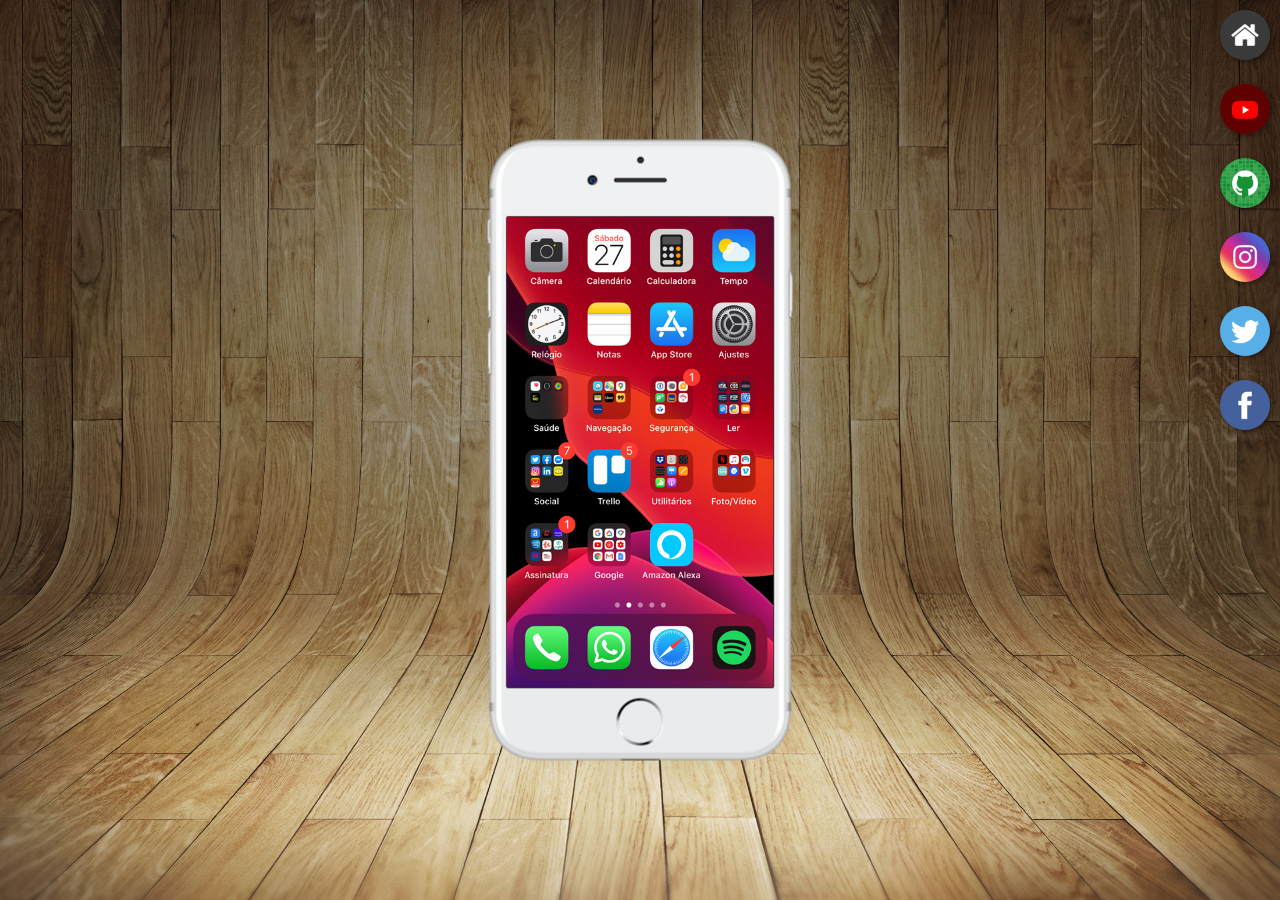
<file: index.html>
<!DOCTYPE html>
<html lang="pt-br">
<head>
    <meta charset="UTF-8">
    <meta http-equiv="X-UA-Compatible" content="IE=edge">
    <meta name="viewport" content="width=device-width, initial-scale=1.0">
    <title>Projetos redes sociais</title>
    <link rel="stylesheet" href="estilos/style.css">
    <link rel="shortcut icon" href="favicon.ico" type="image/x-icon">
</head>
<body>
    <main>
        <section id="telefone">
            <iframe src="botoes/home.html" frameborder="0" name="tela" id="tela">
                Seu navegador não é compatível com iframe!!
            </iframe>
        </section>
        <section id="redes-sociais">
            <a href="botoes/home.html" target="tela"><img src="imagens/logo-home.jpg" alt="logo home"></a> <br>
            <a href="botoes/youtube.html" target="tela"><img src="imagens/logo-youtube.jpg" alt="logo youtube"></a> <br>
            <a href="botoes/github.html" target="tela"><img src="imagens/logo-github.jpg" alt="logo github"></a> <br>
            <a href="botoes/instagram.html" target="tela"><img src="imagens/logo-instagram.jpg" alt="logo instagram"></a> <br>
            <a href="botoes/twitter.html" target="tela"><img src="imagens/logo-twitter.jpg" alt="logo twitter"></a> <br>
            <a href="botoes/facebook.html" target="tela"><img src="imagens/logo-facebook.jpg" alt="logo facebook"></a> <br>
        </section>
    </main>
</body>
</html>
</file>
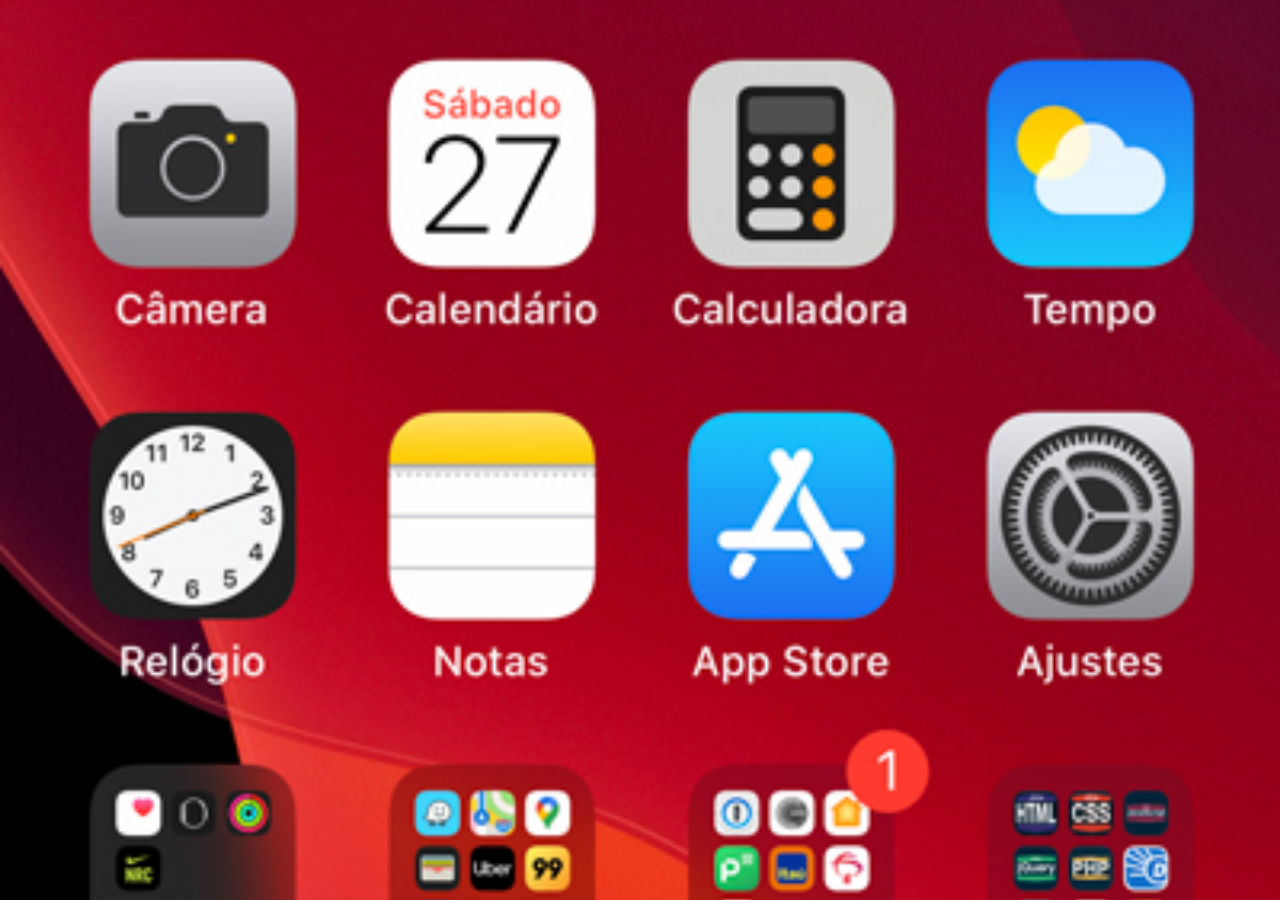
<file: home.html>
<!DOCTYPE html>
<html lang="pt-br">
<head>
    <meta charset="UTF-8">
    <meta http-equiv="X-UA-Compatible" content="IE=edge">
    <meta name="viewport" content="width=device-width, initial-scale=1.0">
    <title>home</title>
    <style>
        * {
            margin: 0px;
            padding: 0px;
        }

        body {
            width: 100vw;
            height: 100vh;
            background: black url('imagens/tela-home.jpg') top center no-repeat;
            background-size: cover;
        }
    </style>
</head>
<body>
    
</body>
</html>
</file>
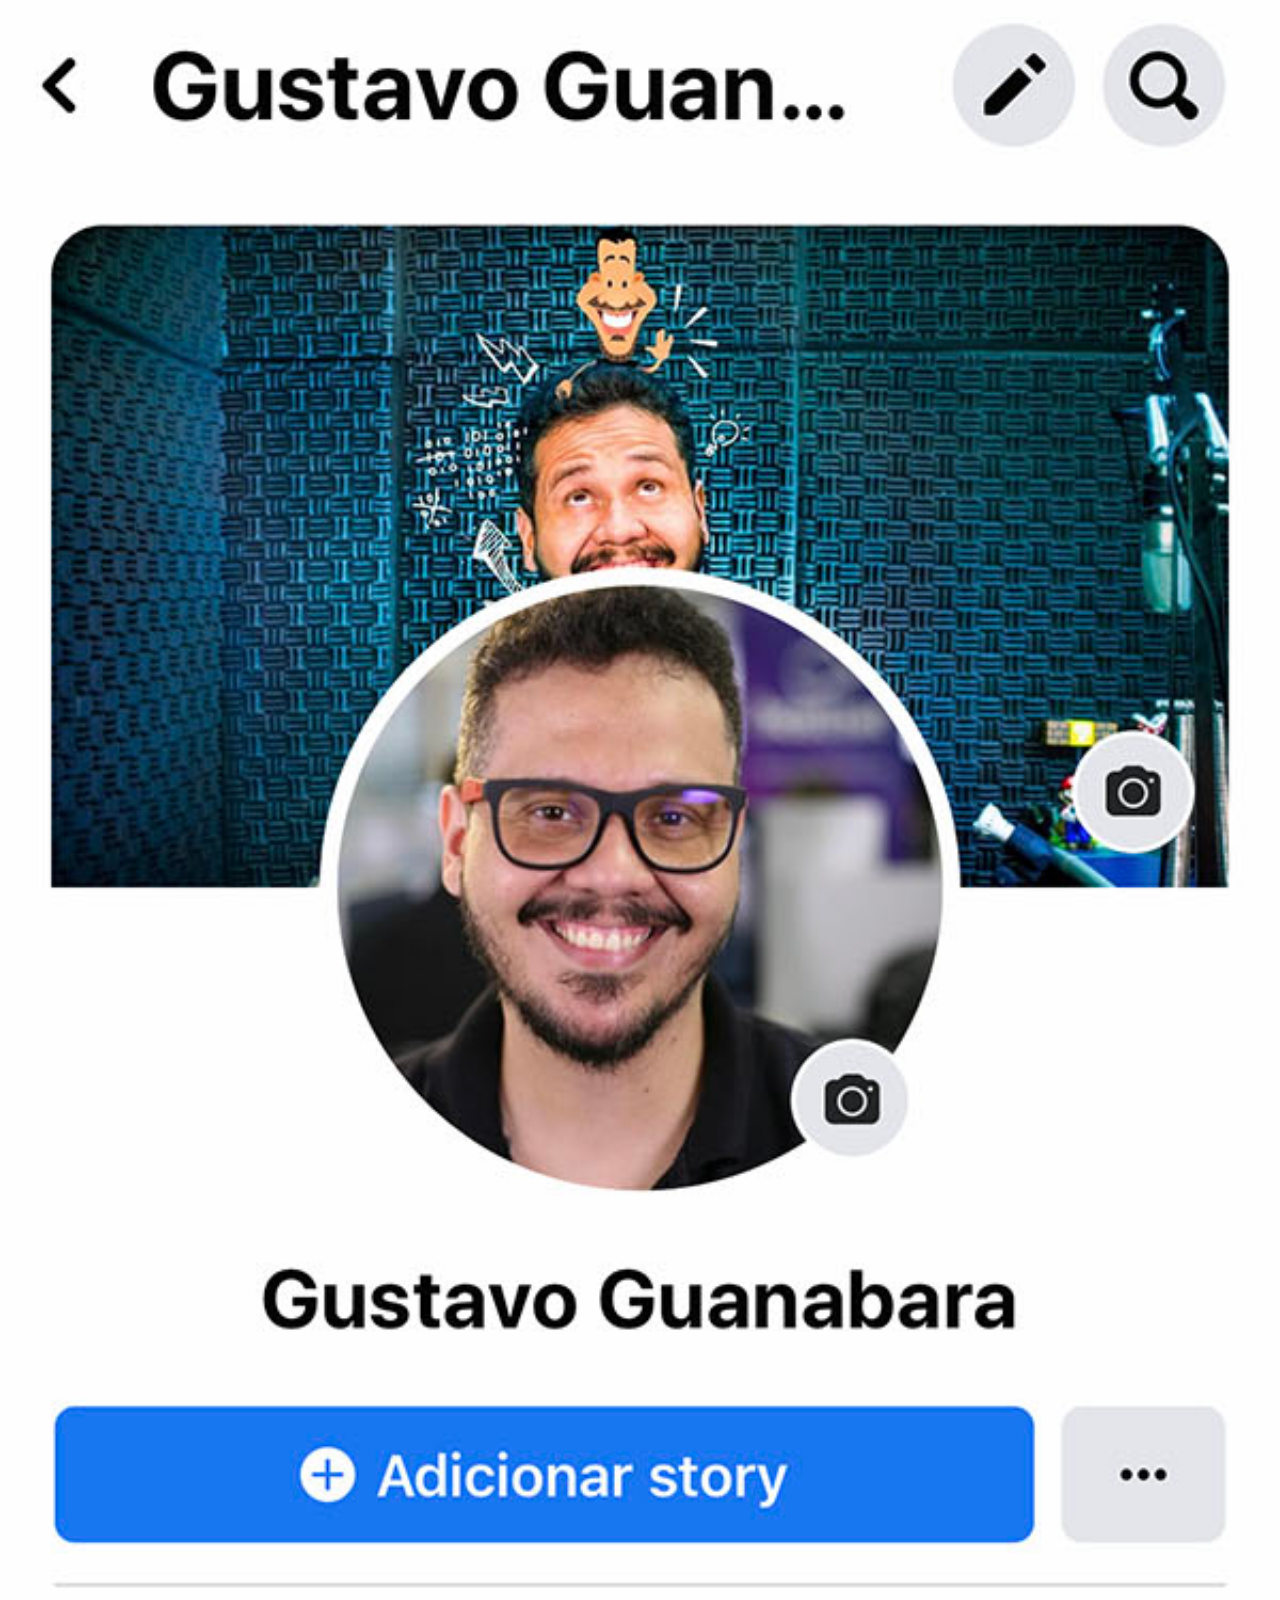
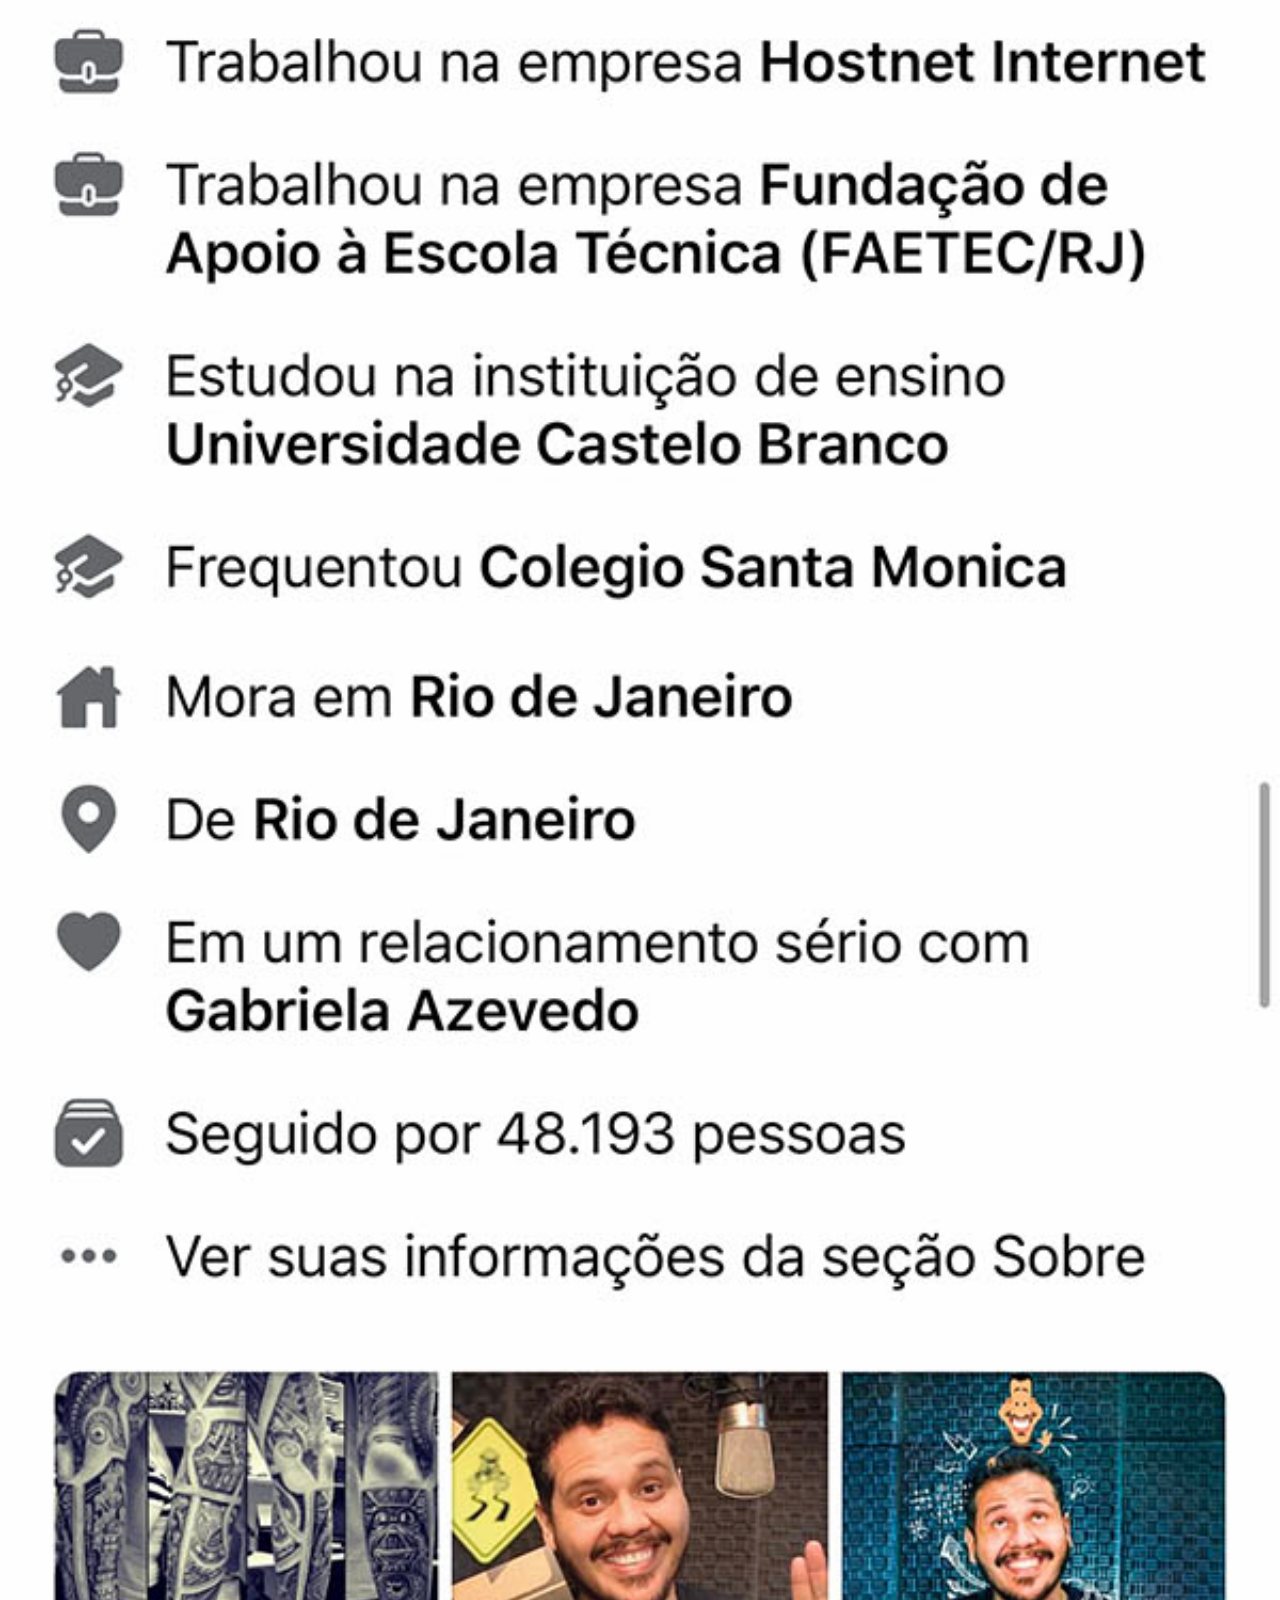
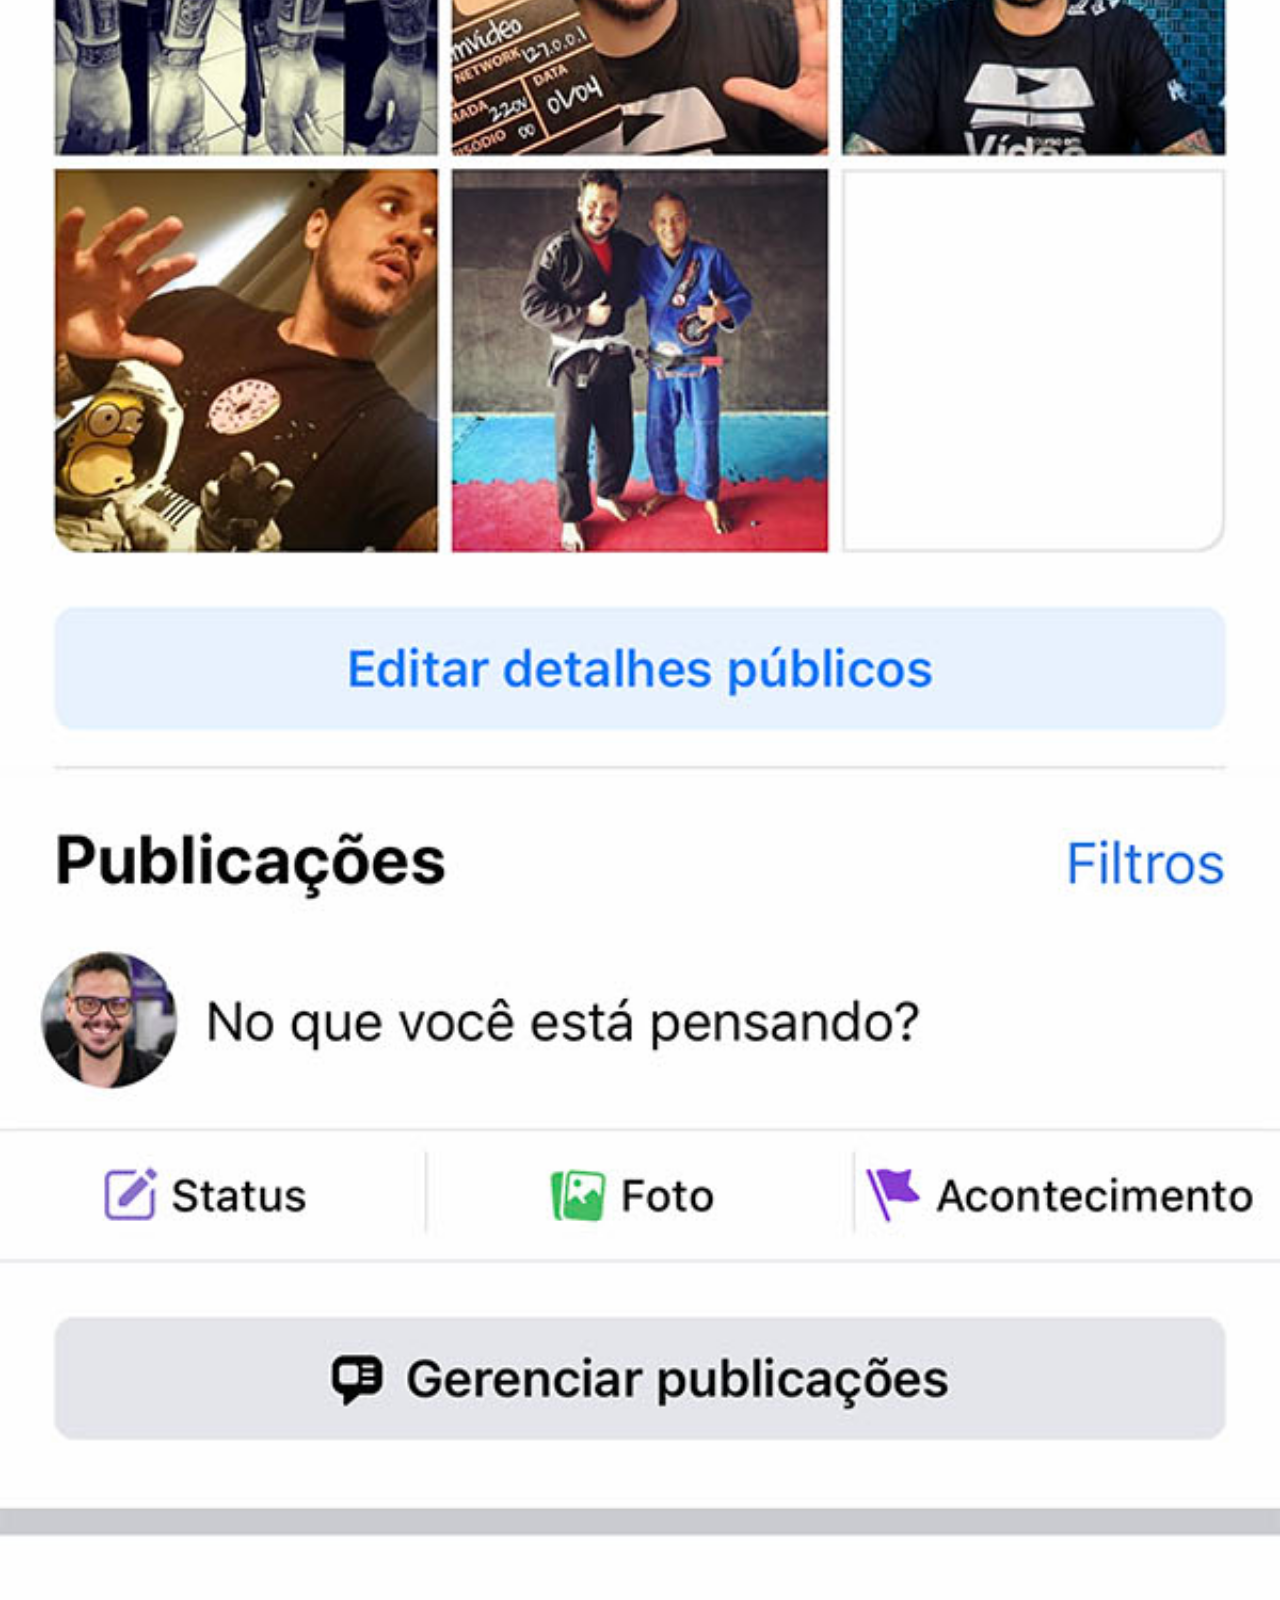
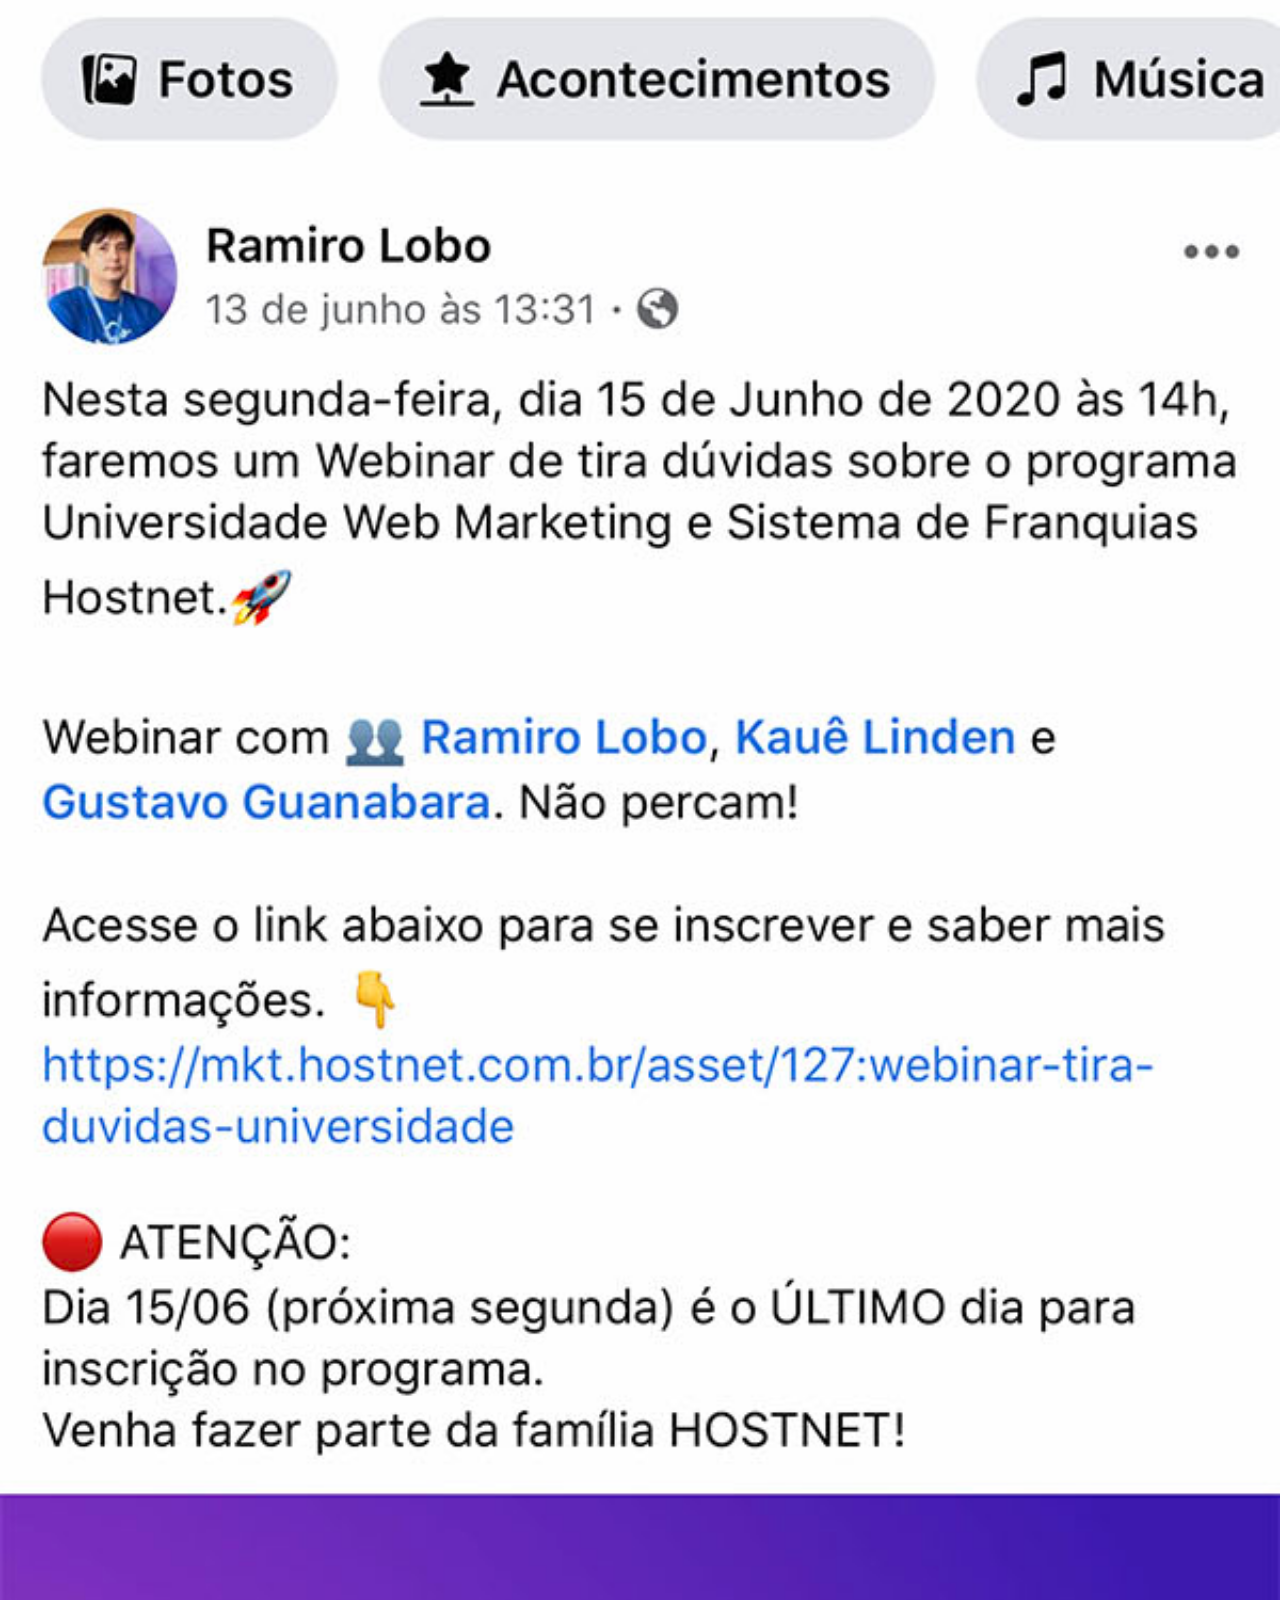
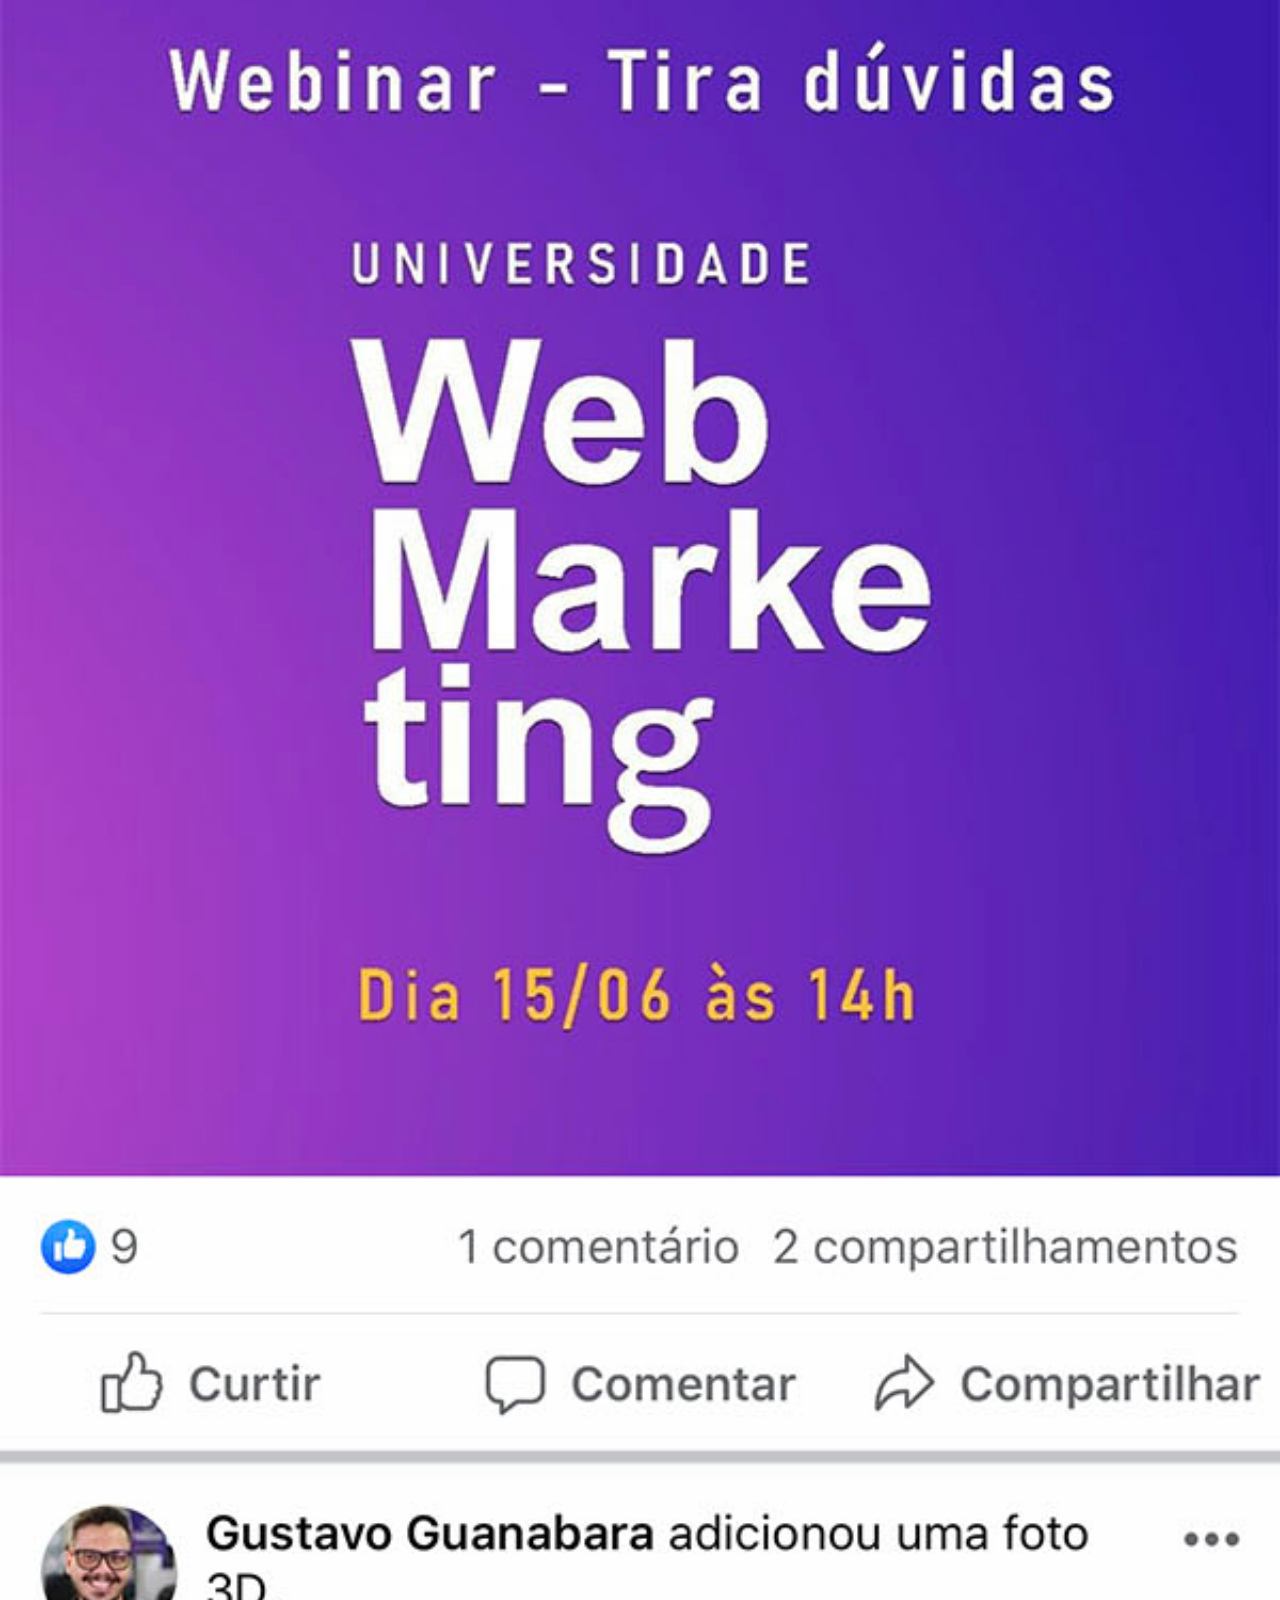
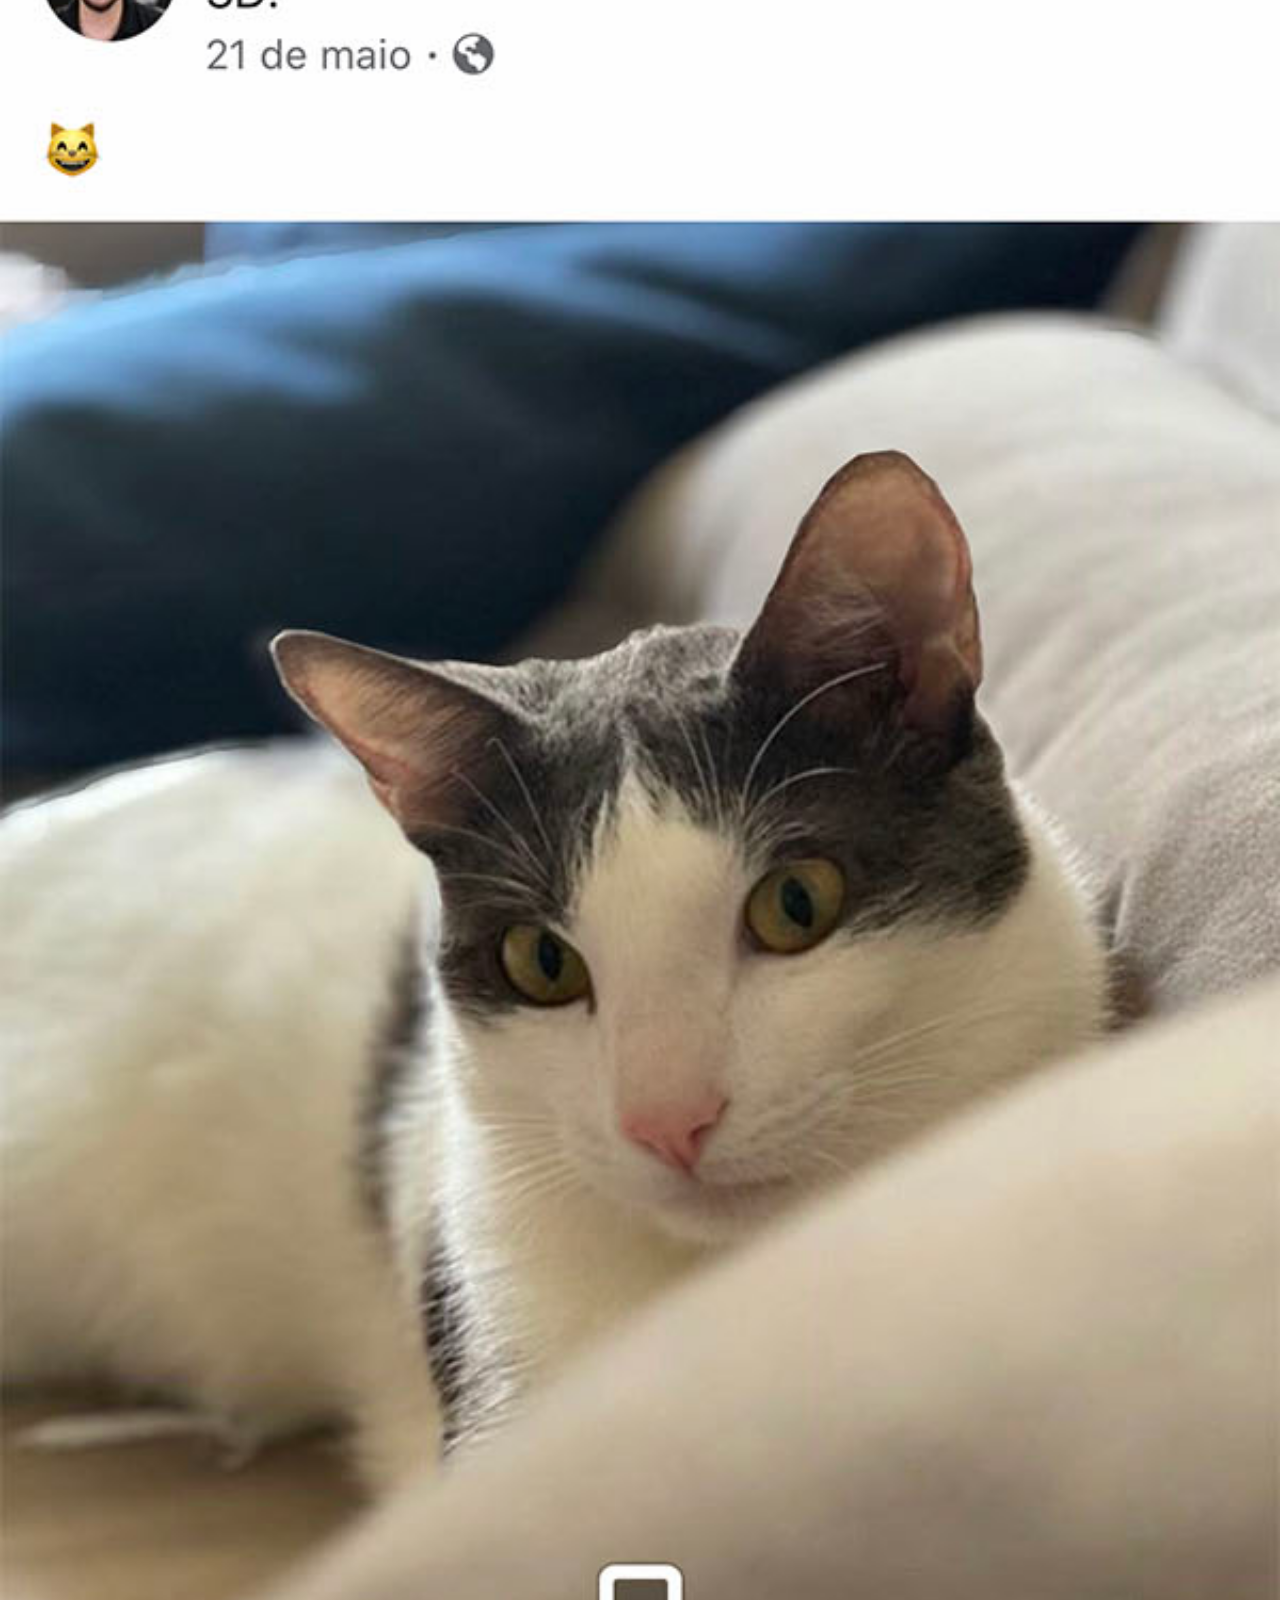
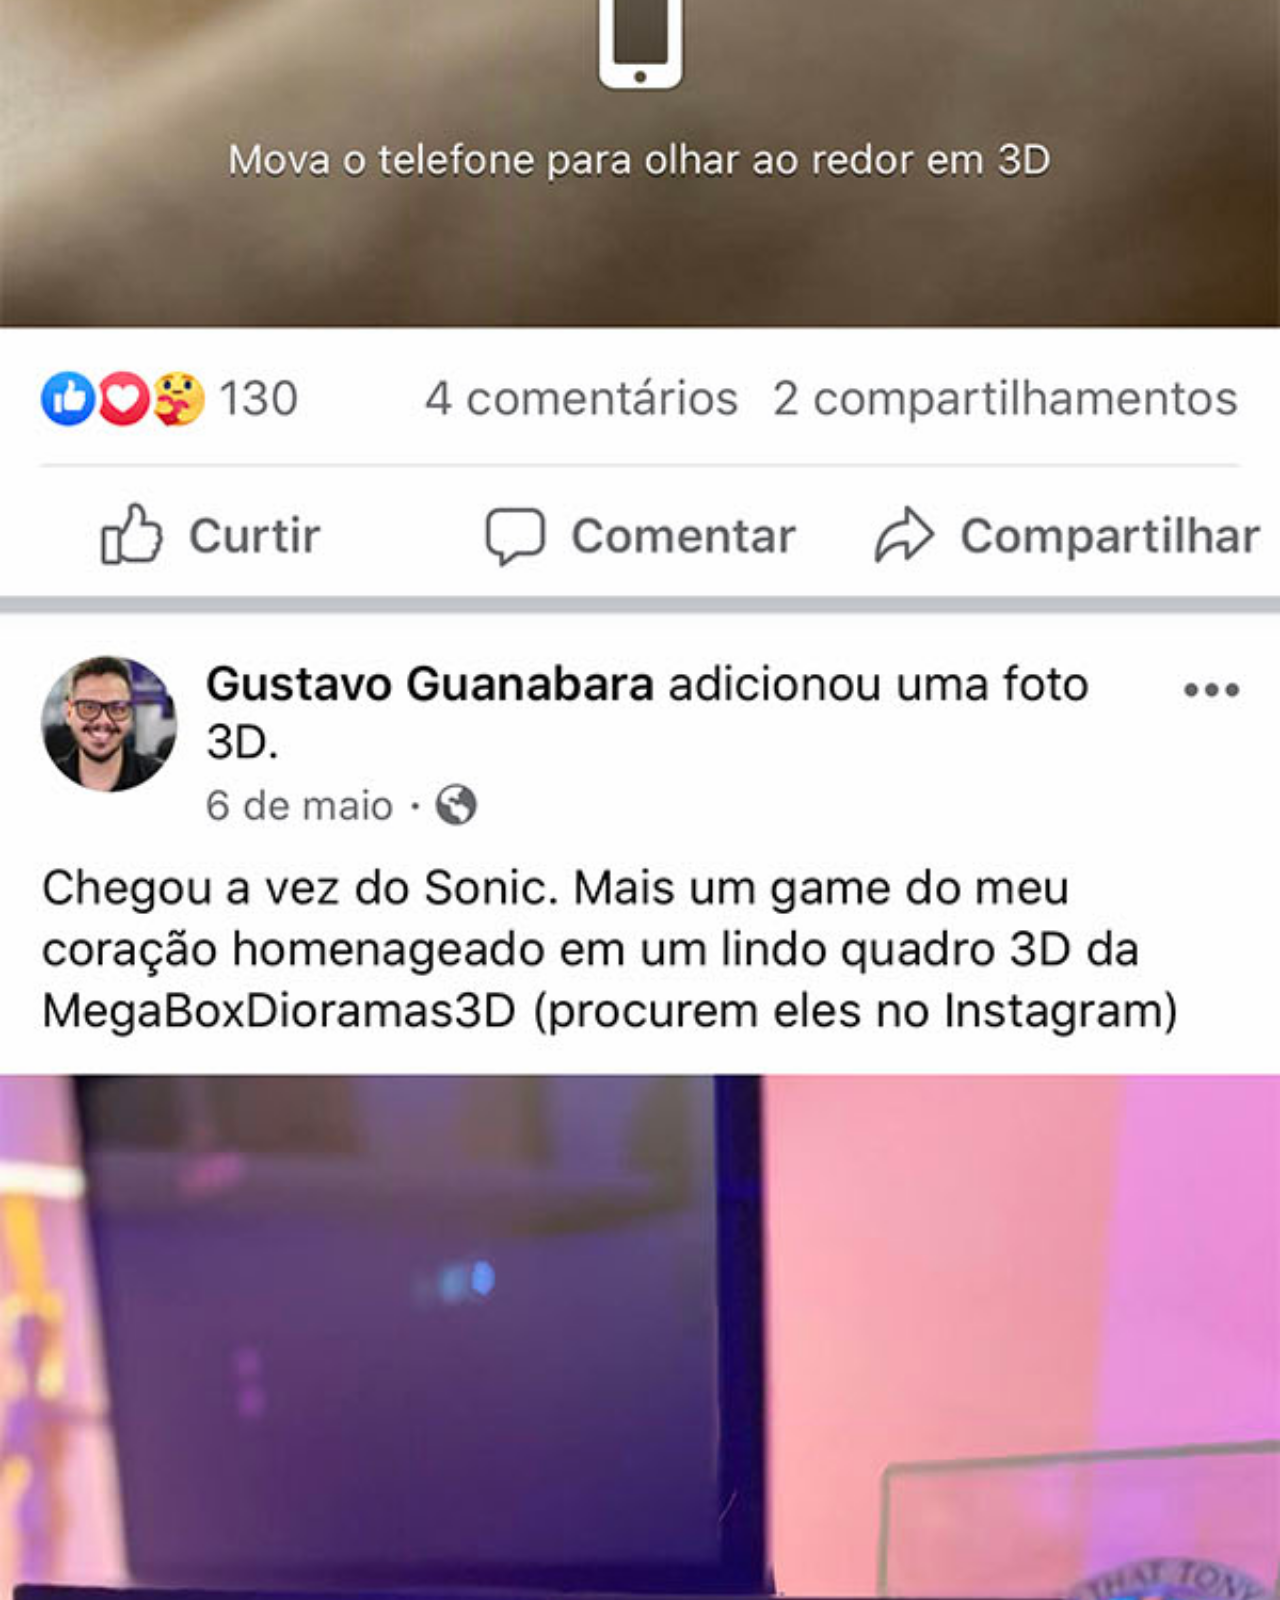
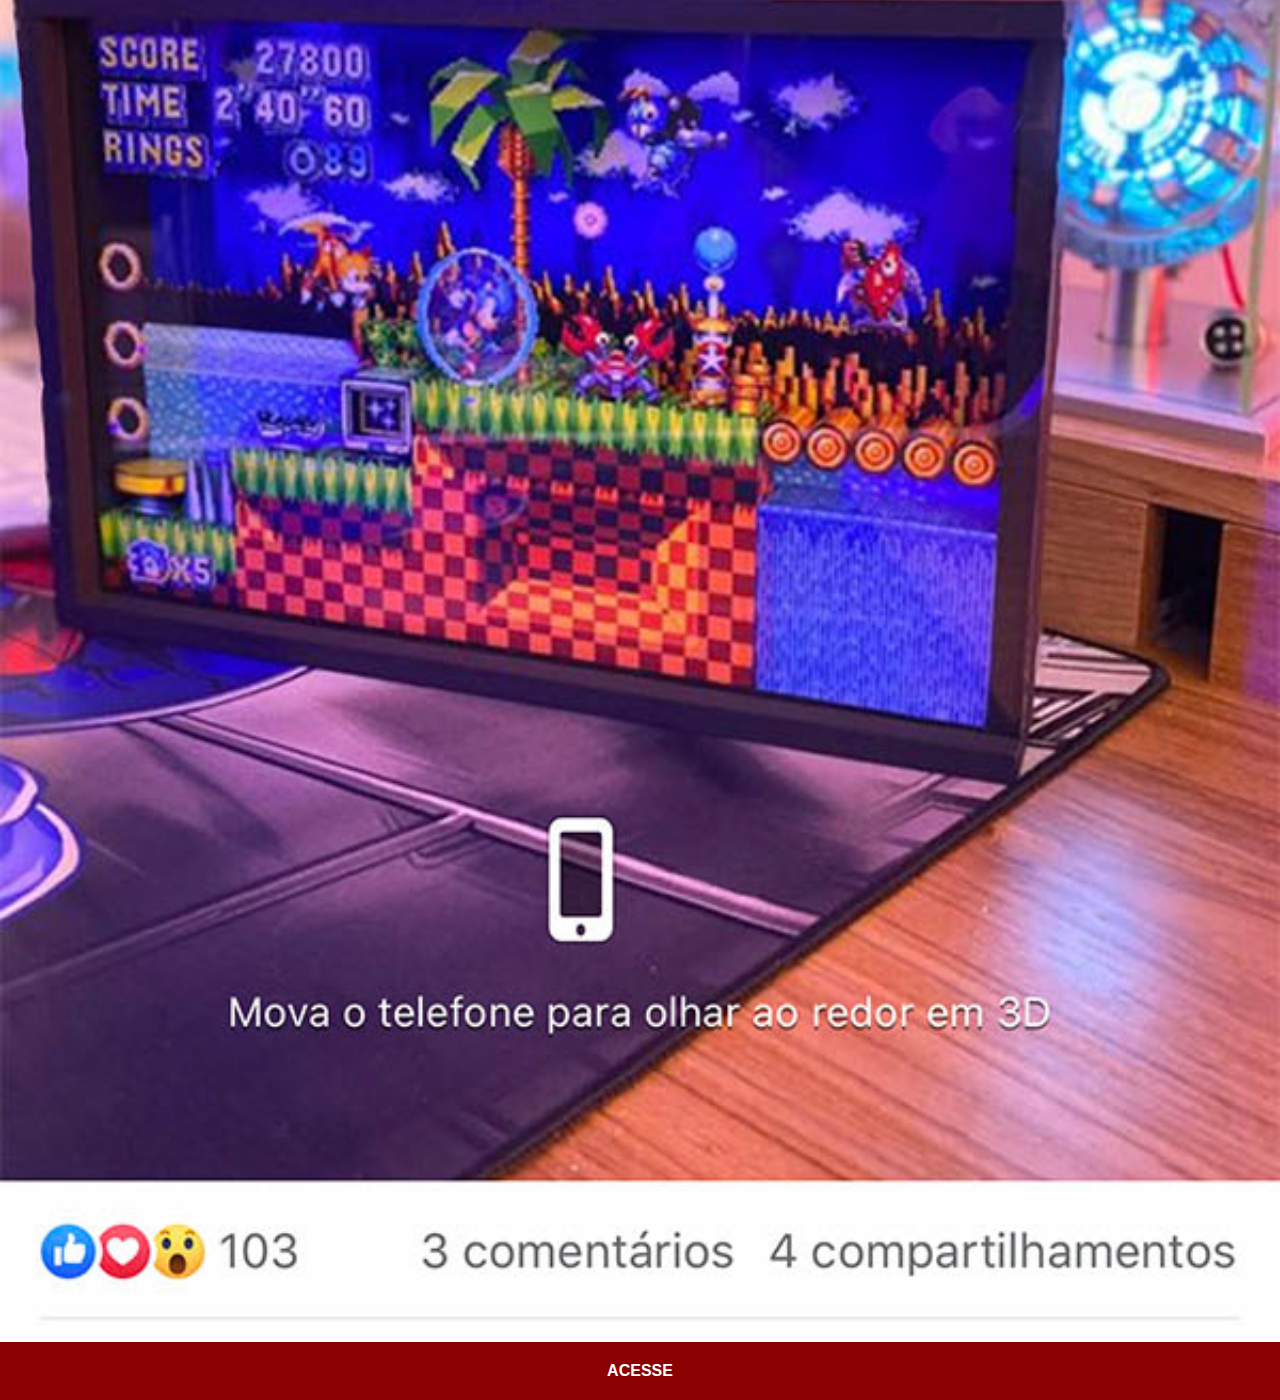
<file: botoes/facebook.html>
<!DOCTYPE html>
<html lang="pt-br">
<head>
    <meta charset="UTF-8">
    <meta http-equiv="X-UA-Compatible" content="IE=edge">
    <meta name="viewport" content="width=device-width, initial-scale=1.0">
    <title>facebook</title>
    <link rel="stylesheet" href="../estilos/social.css">
</head>
<body>
    <img src="../imagens/tela-facebook.jpg" alt="Tela do facebook">
    <a href="https://pt-br.facebook.com/gustavoguanabara/" target="_blank">ACESSE</a>
</body>
</html>
</file>
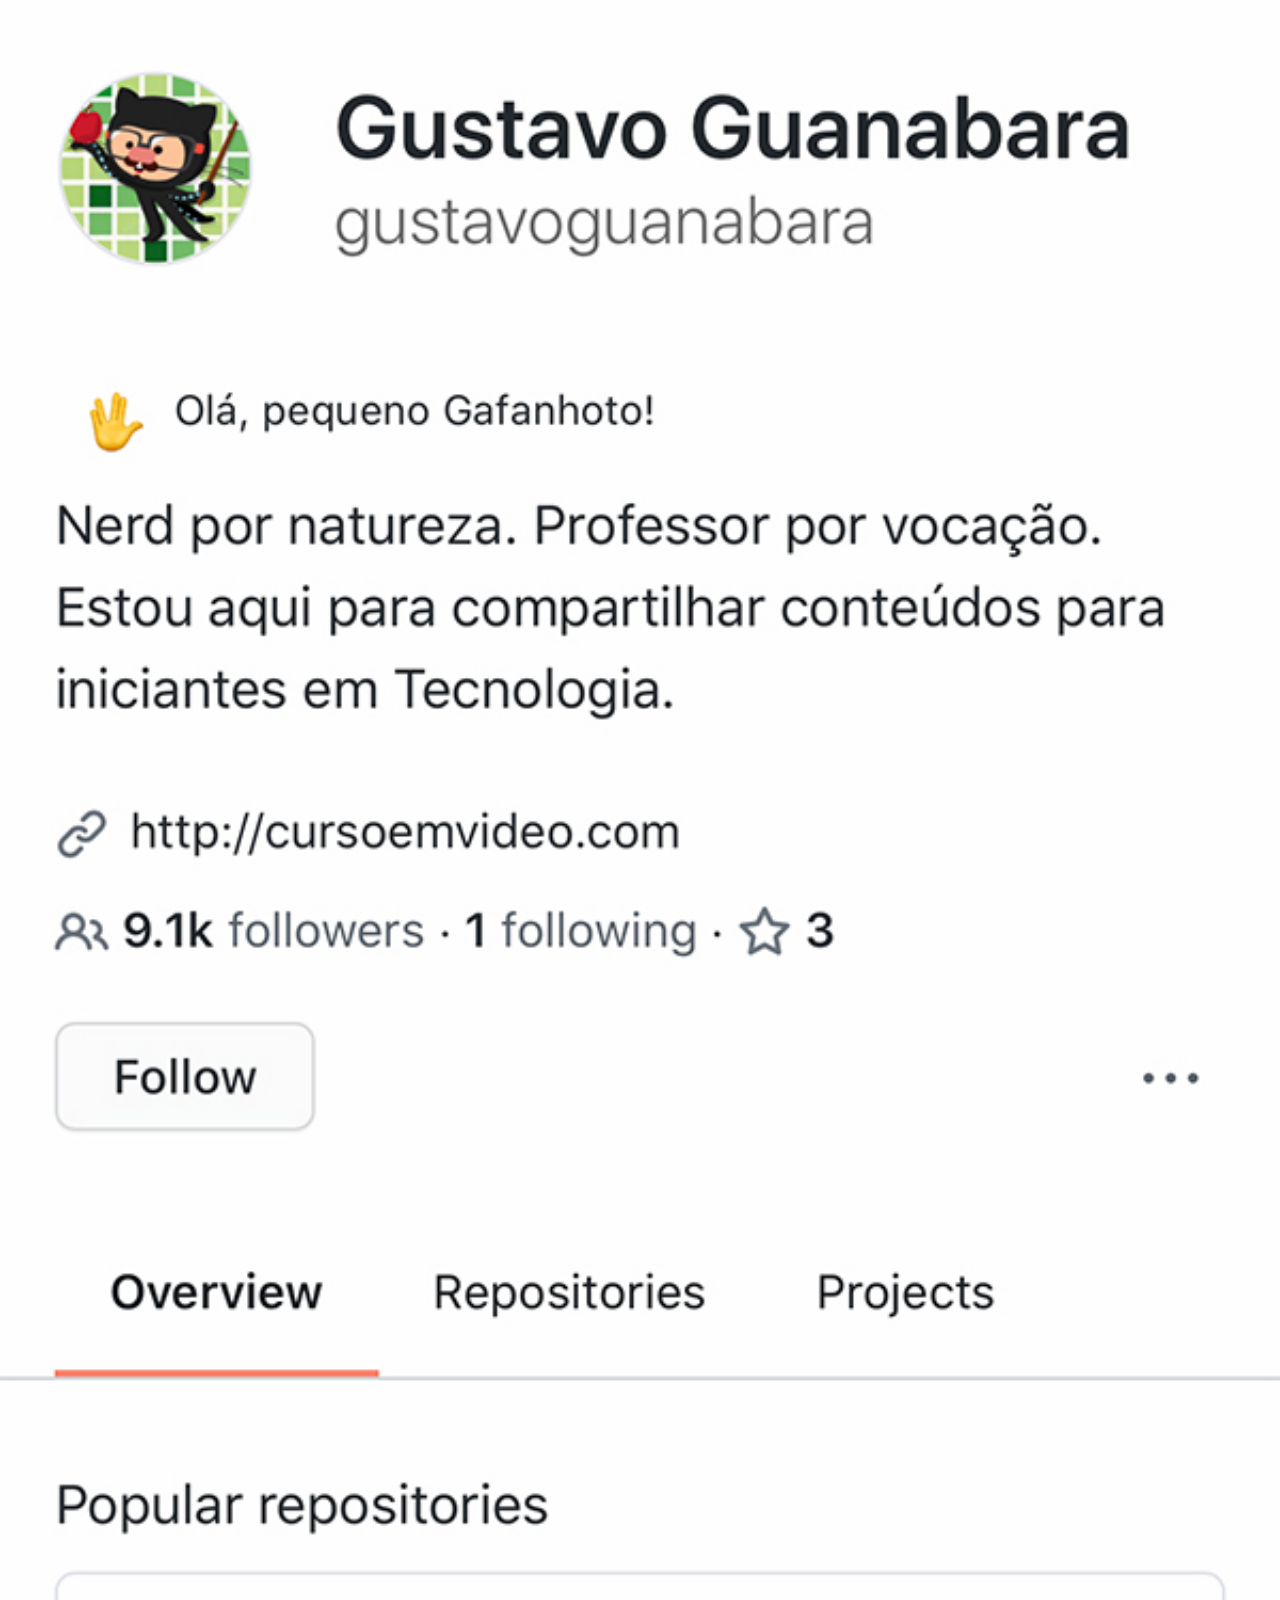
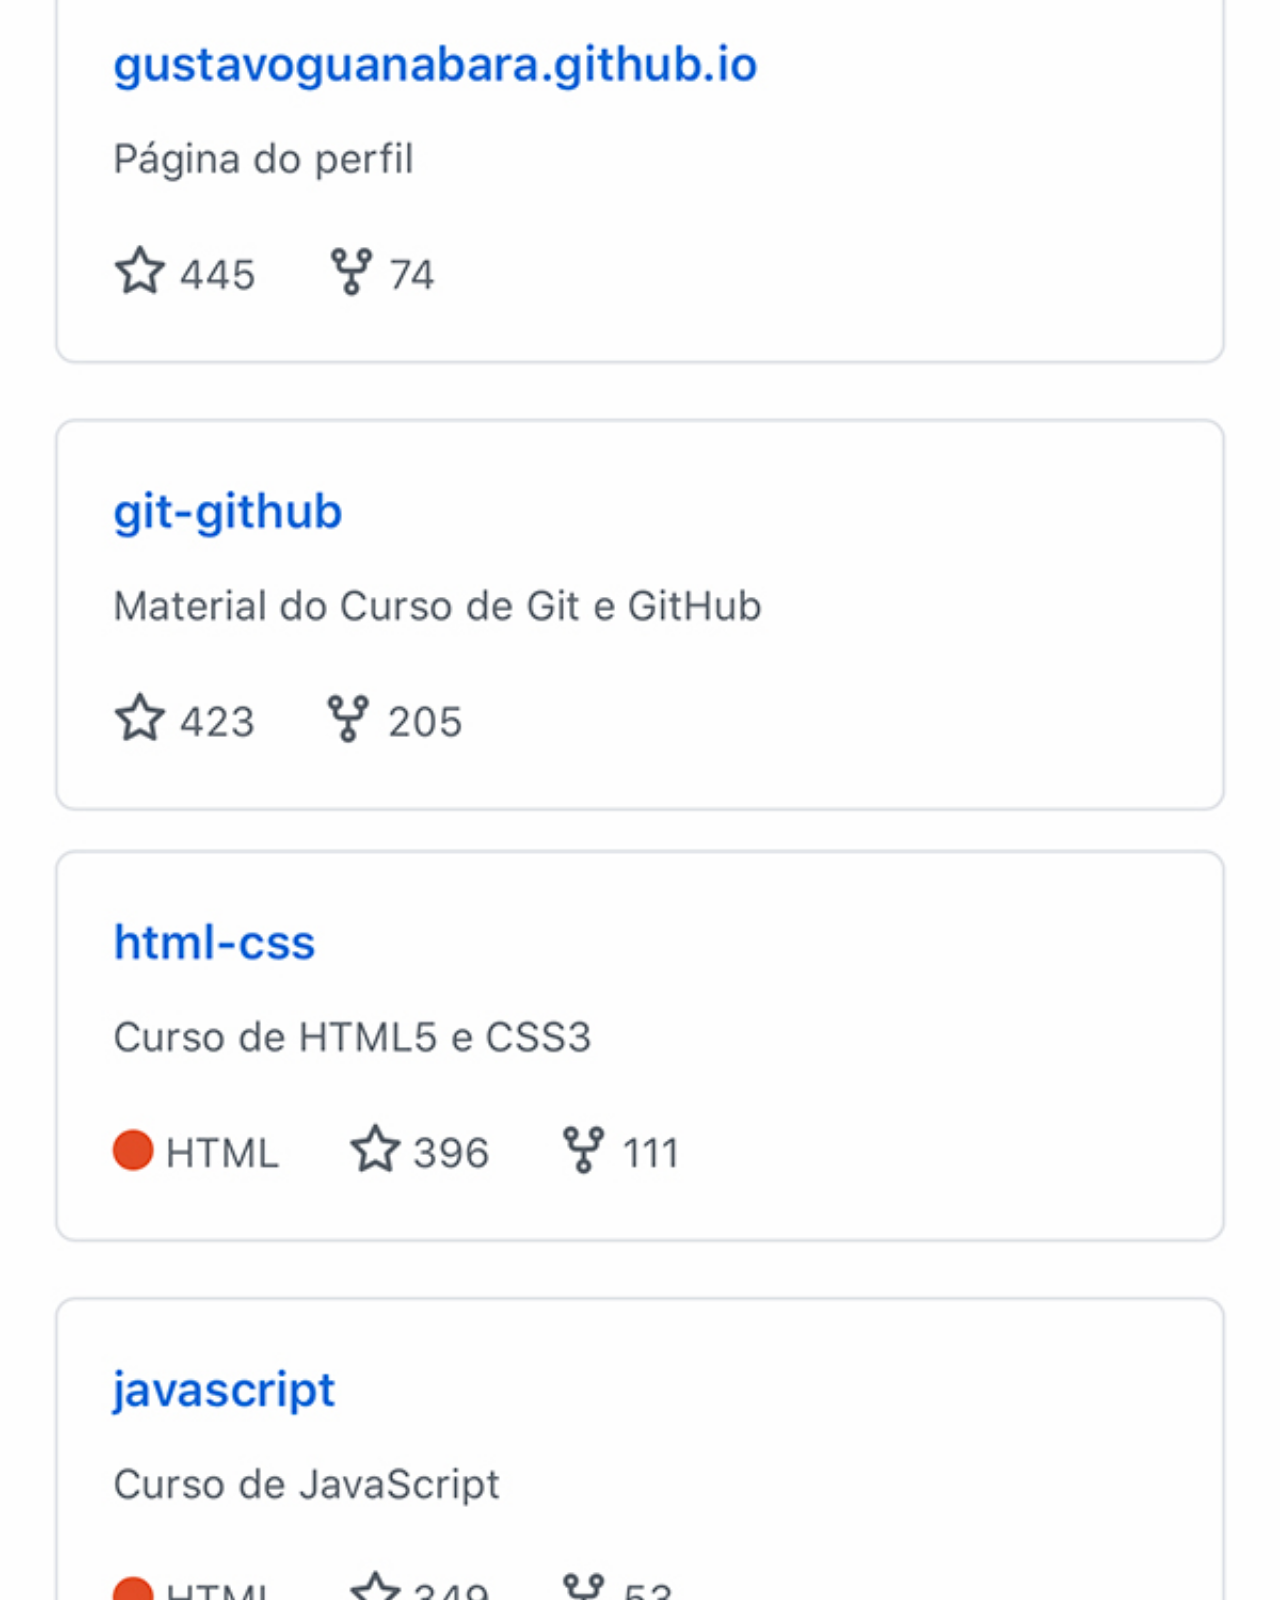
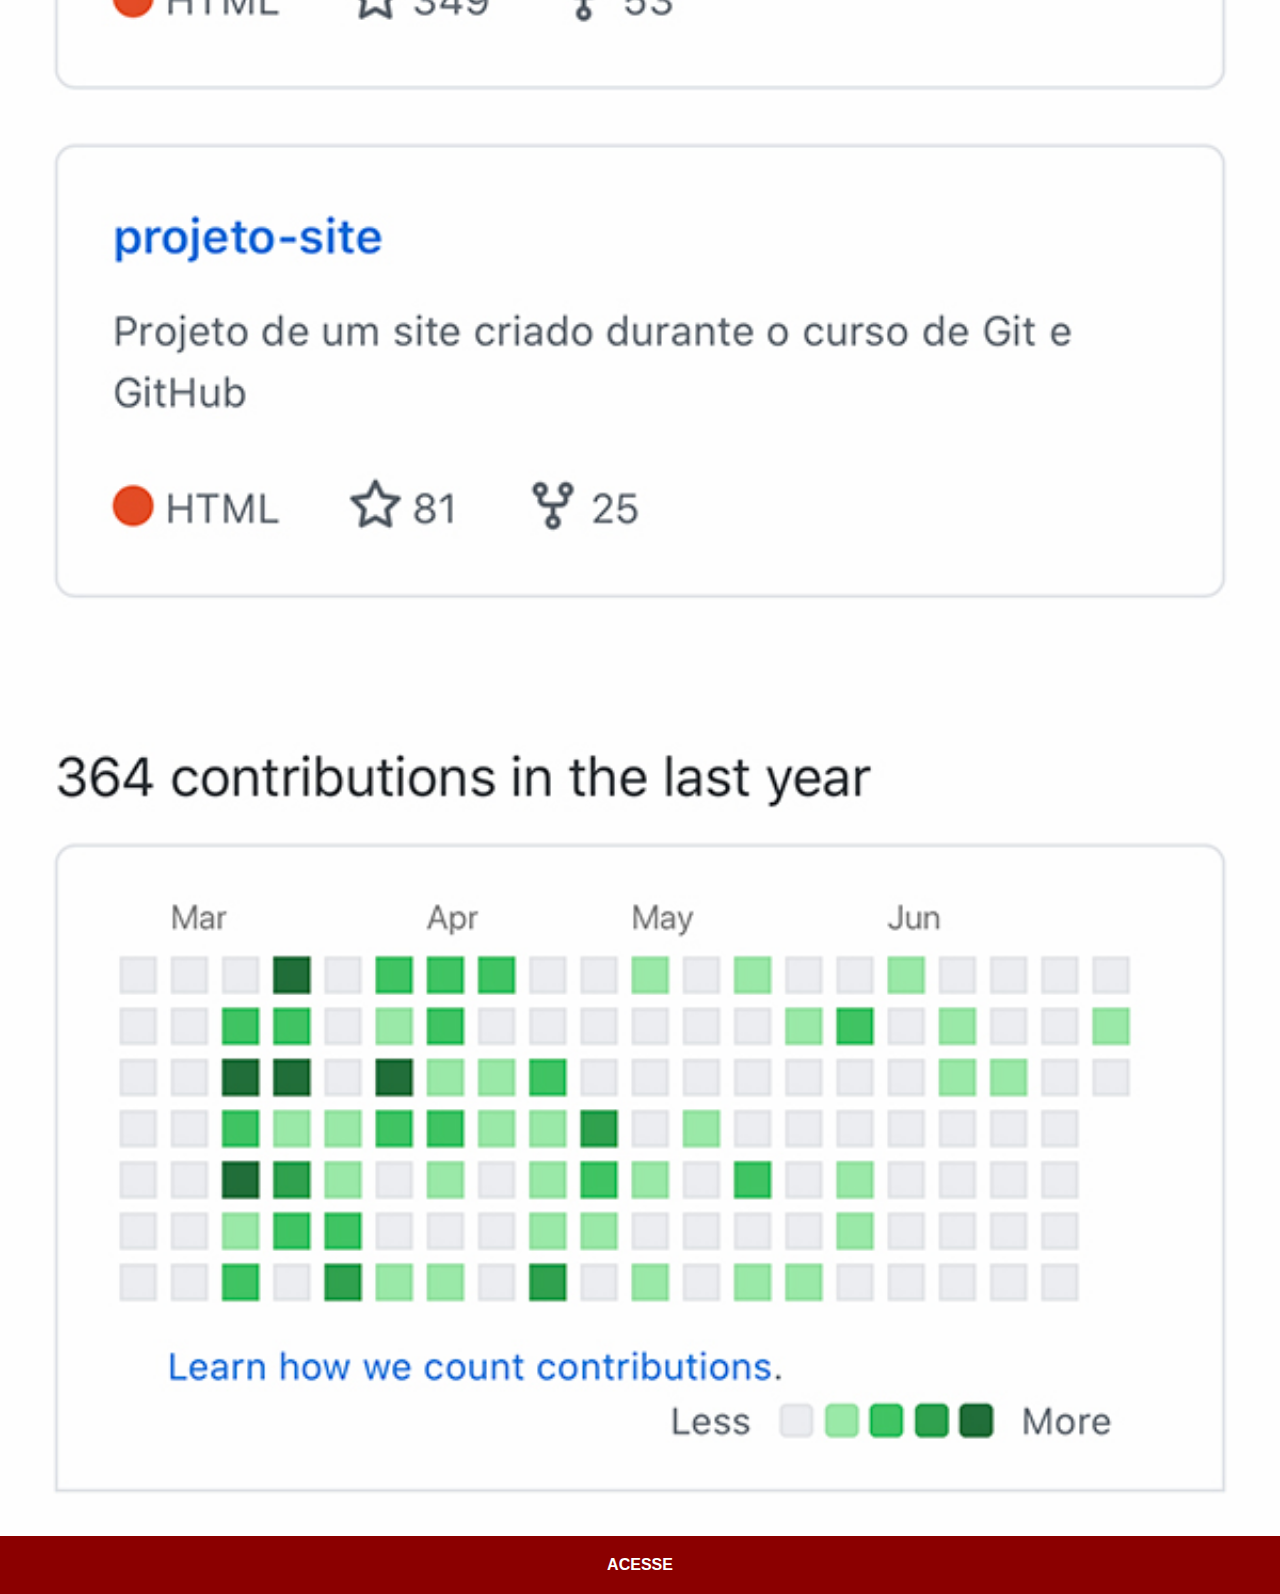
<file: botoes/github.html>
<!DOCTYPE html>
<html lang="pt-br">
<head>
    <meta charset="UTF-8">
    <meta http-equiv="X-UA-Compatible" content="IE=edge">
    <meta name="viewport" content="width=device-width, initial-scale=1.0">
    <title>github</title>
    <link rel="stylesheet" href="../estilos/social.css">
</head>
<body>
    <img src="../imagens/tela-github.jpg" alt="Tela do github">
    <a href="https://github.com/gustavoguanabara" target="_blank">ACESSE</a>
</body>
</html>
</file>
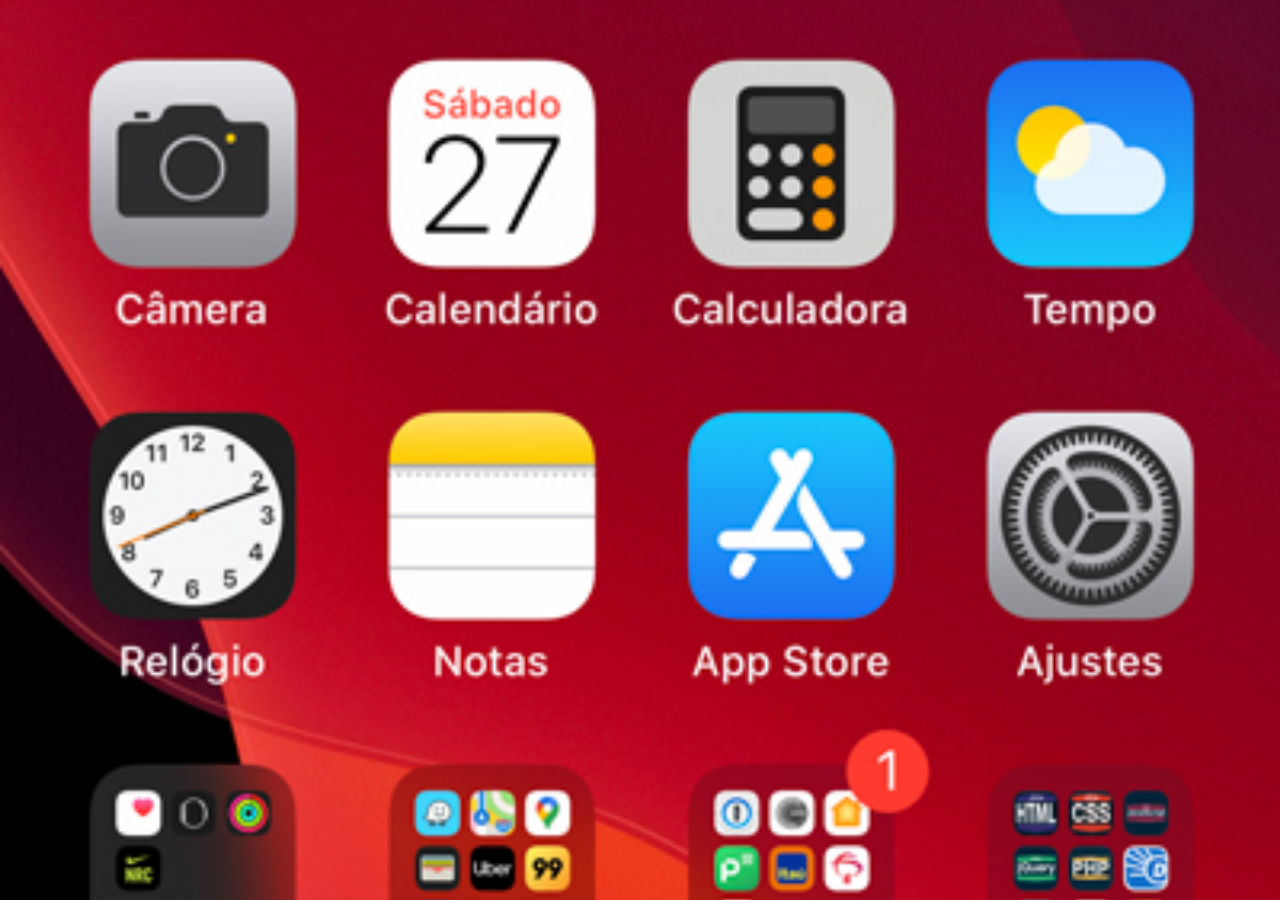
<file: botoes/home.html>
<!DOCTYPE html>
<html lang="pt-br">
<head>
    <meta charset="UTF-8">
    <meta http-equiv="X-UA-Compatible" content="IE=edge">
    <meta name="viewport" content="width=device-width, initial-scale=1.0">
    <title>home</title>
    <style>
        * {
            margin: 0px;
            padding: 0px;
        }

        body {
            width: 100vw;
            height: 100vh;
            background: black url('../imagens/tela-home.jpg') top center no-repeat;
            background-size: cover;
        }
    </style>
</head>
<body>
    
</body>
</html>
</file>
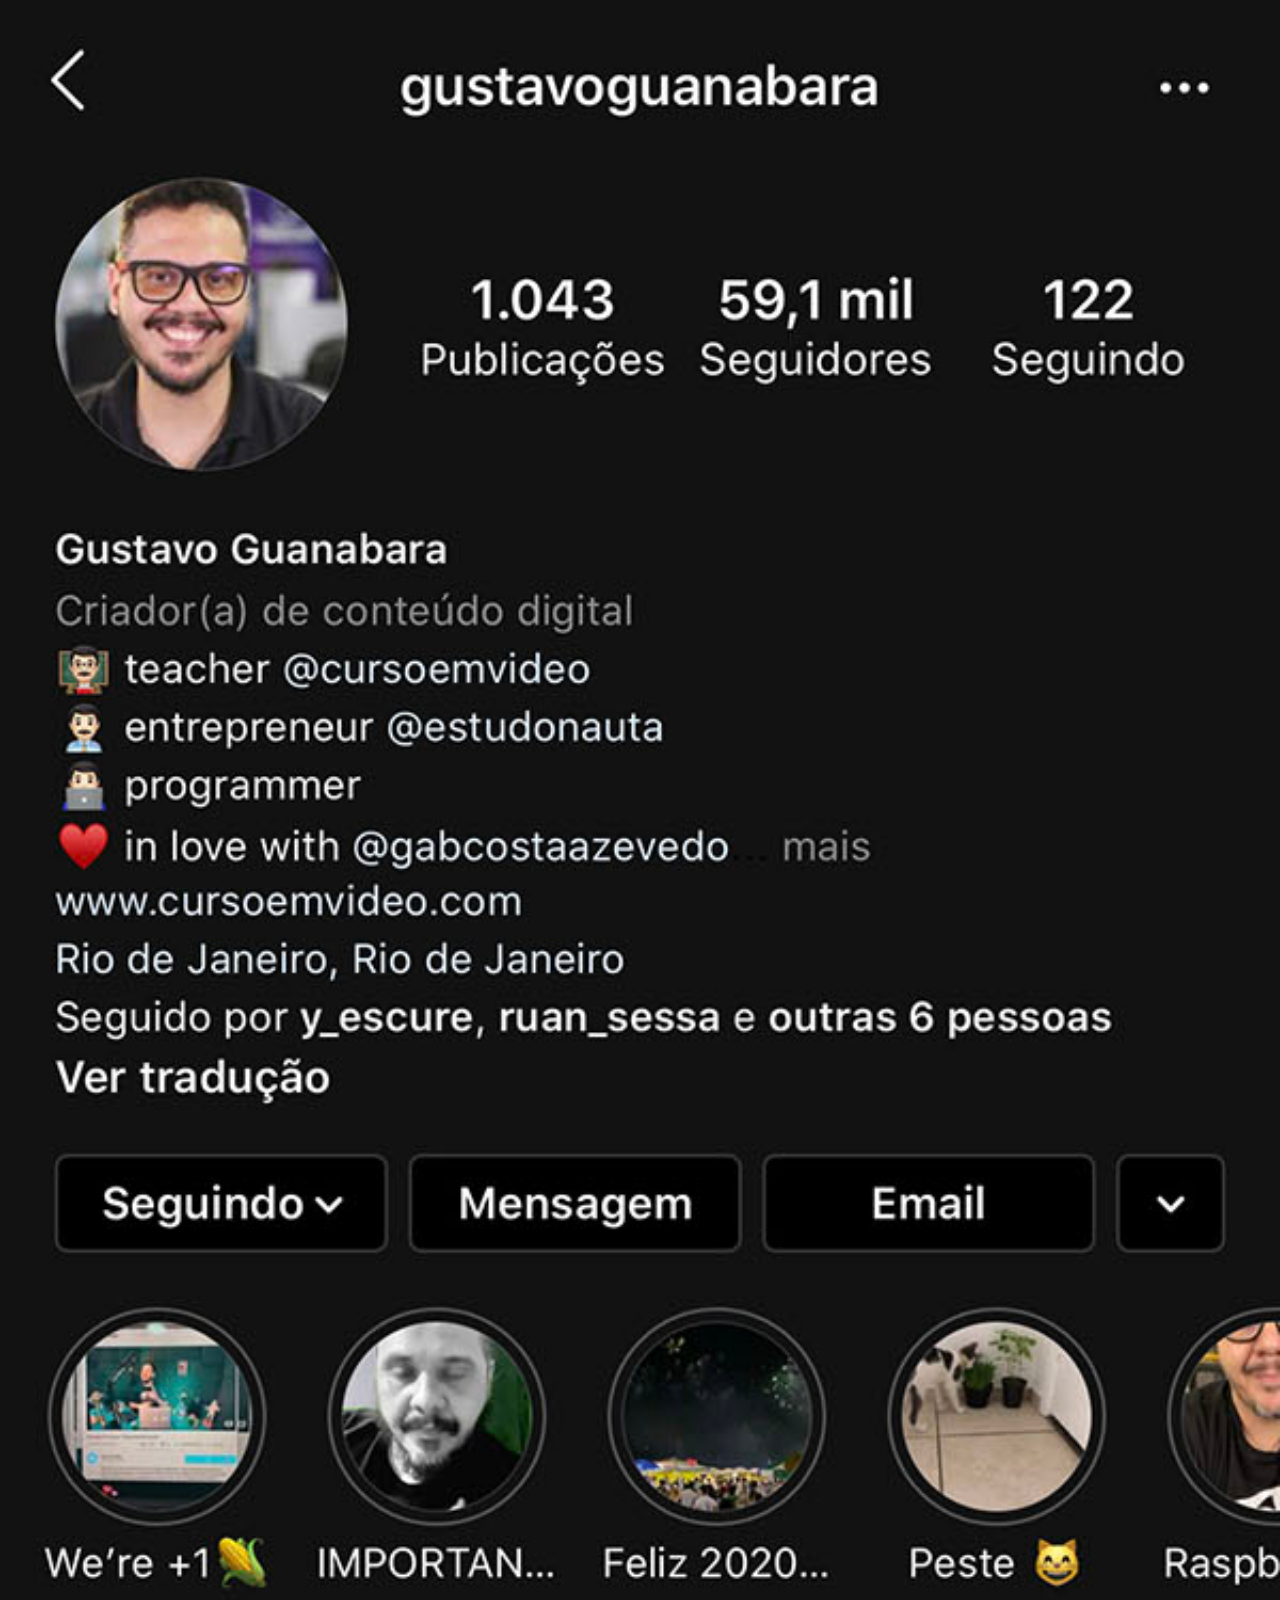
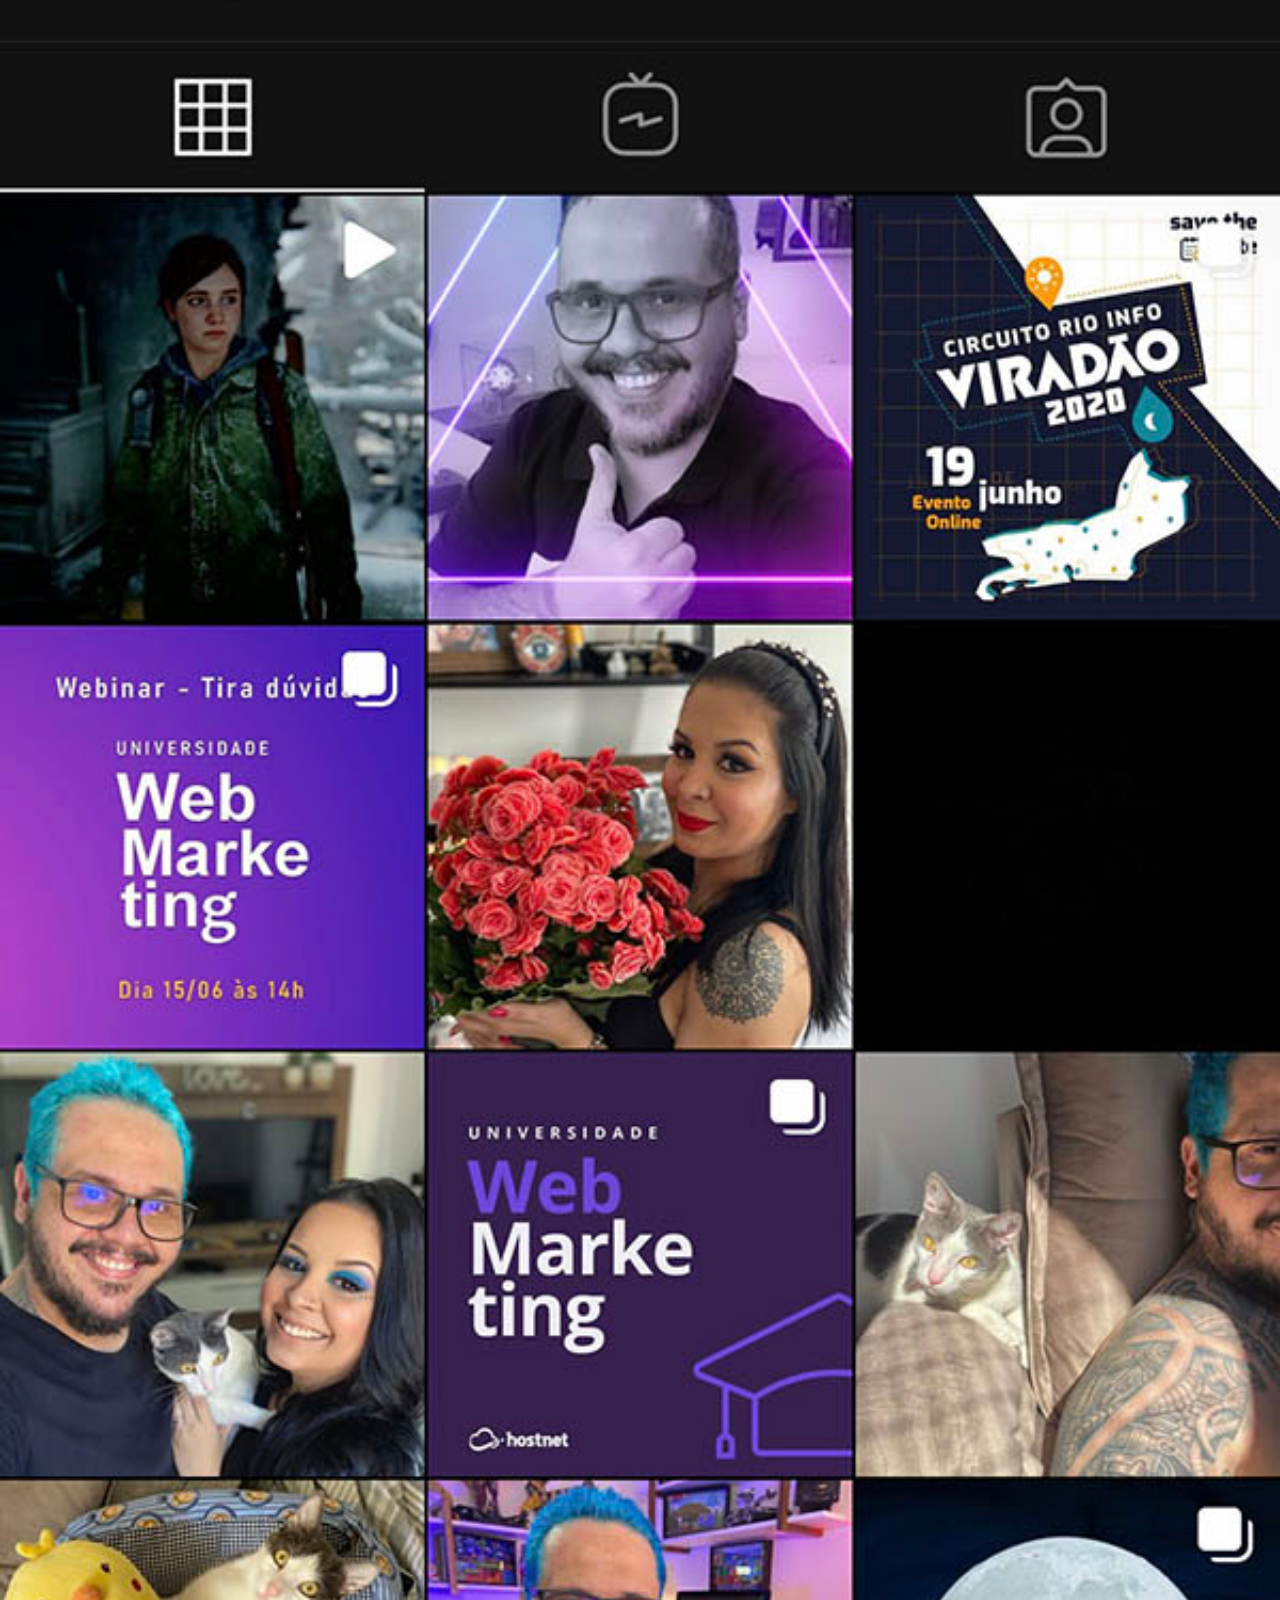
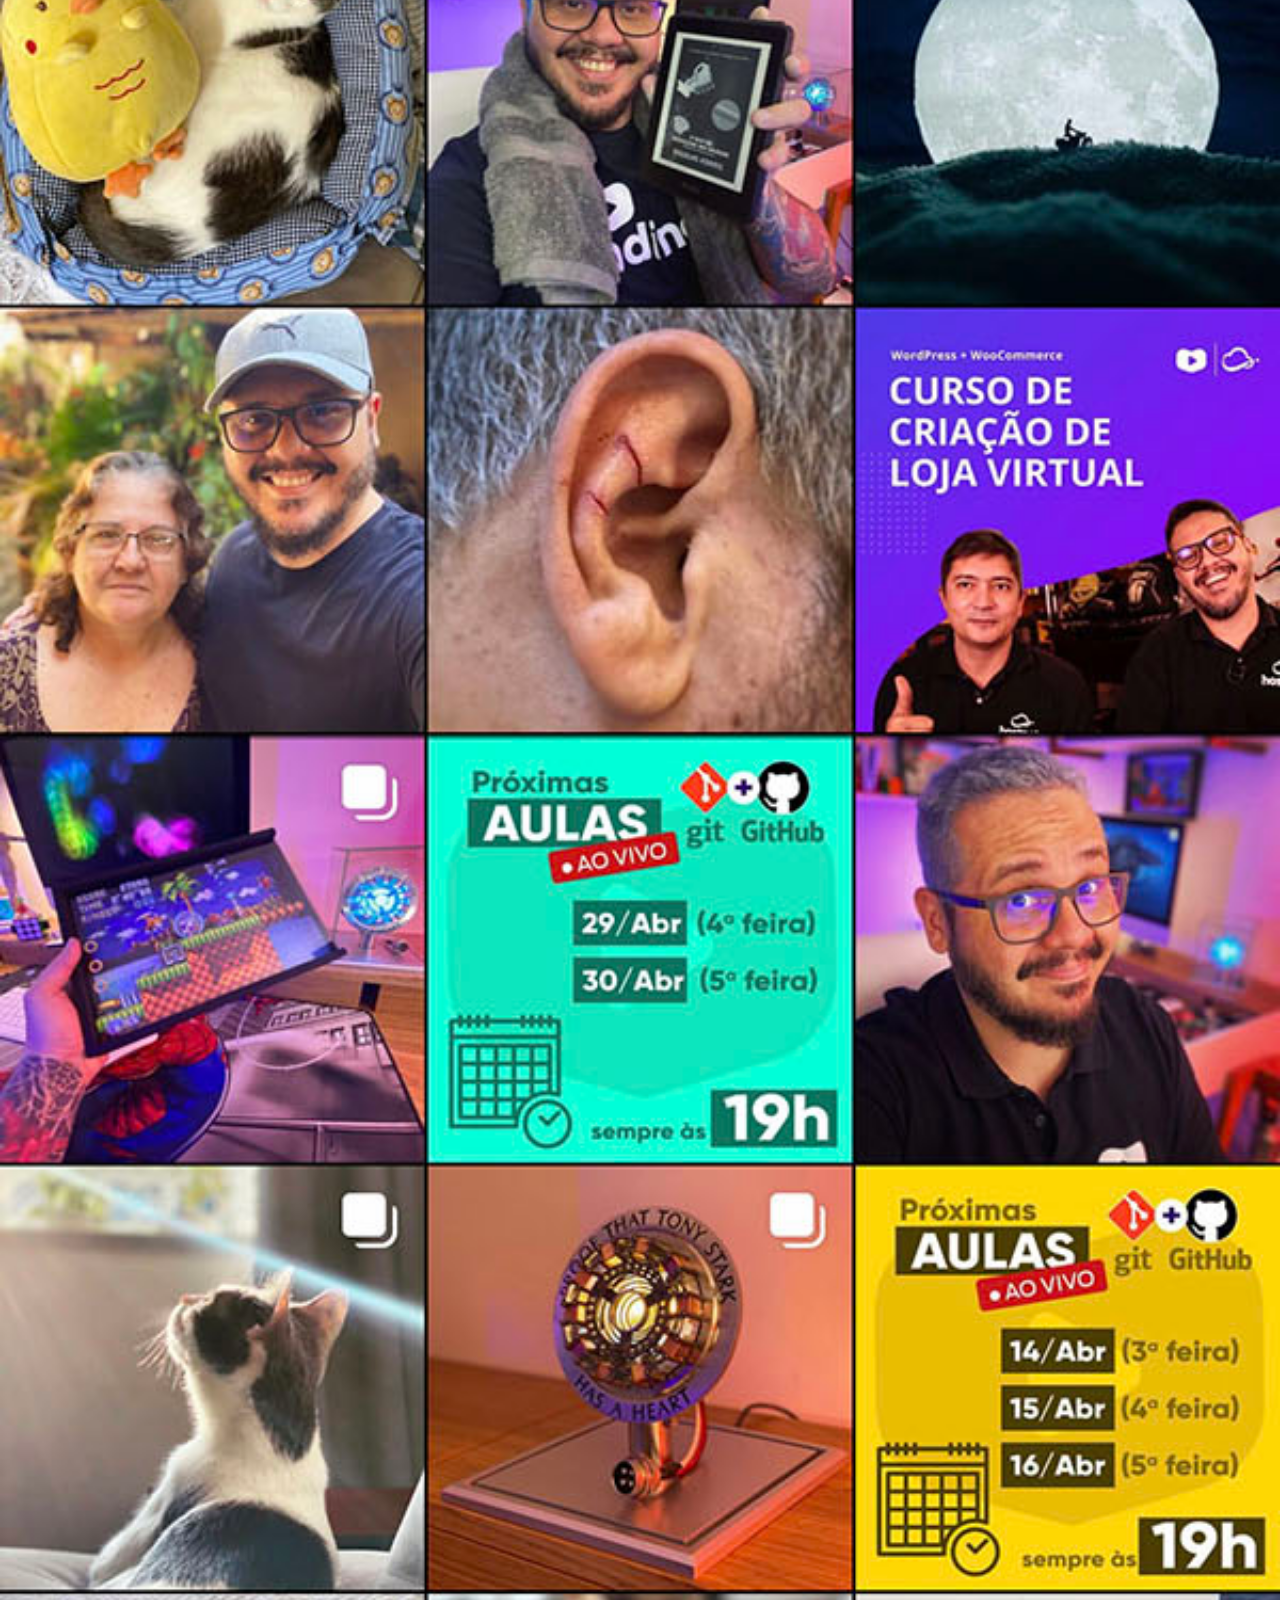
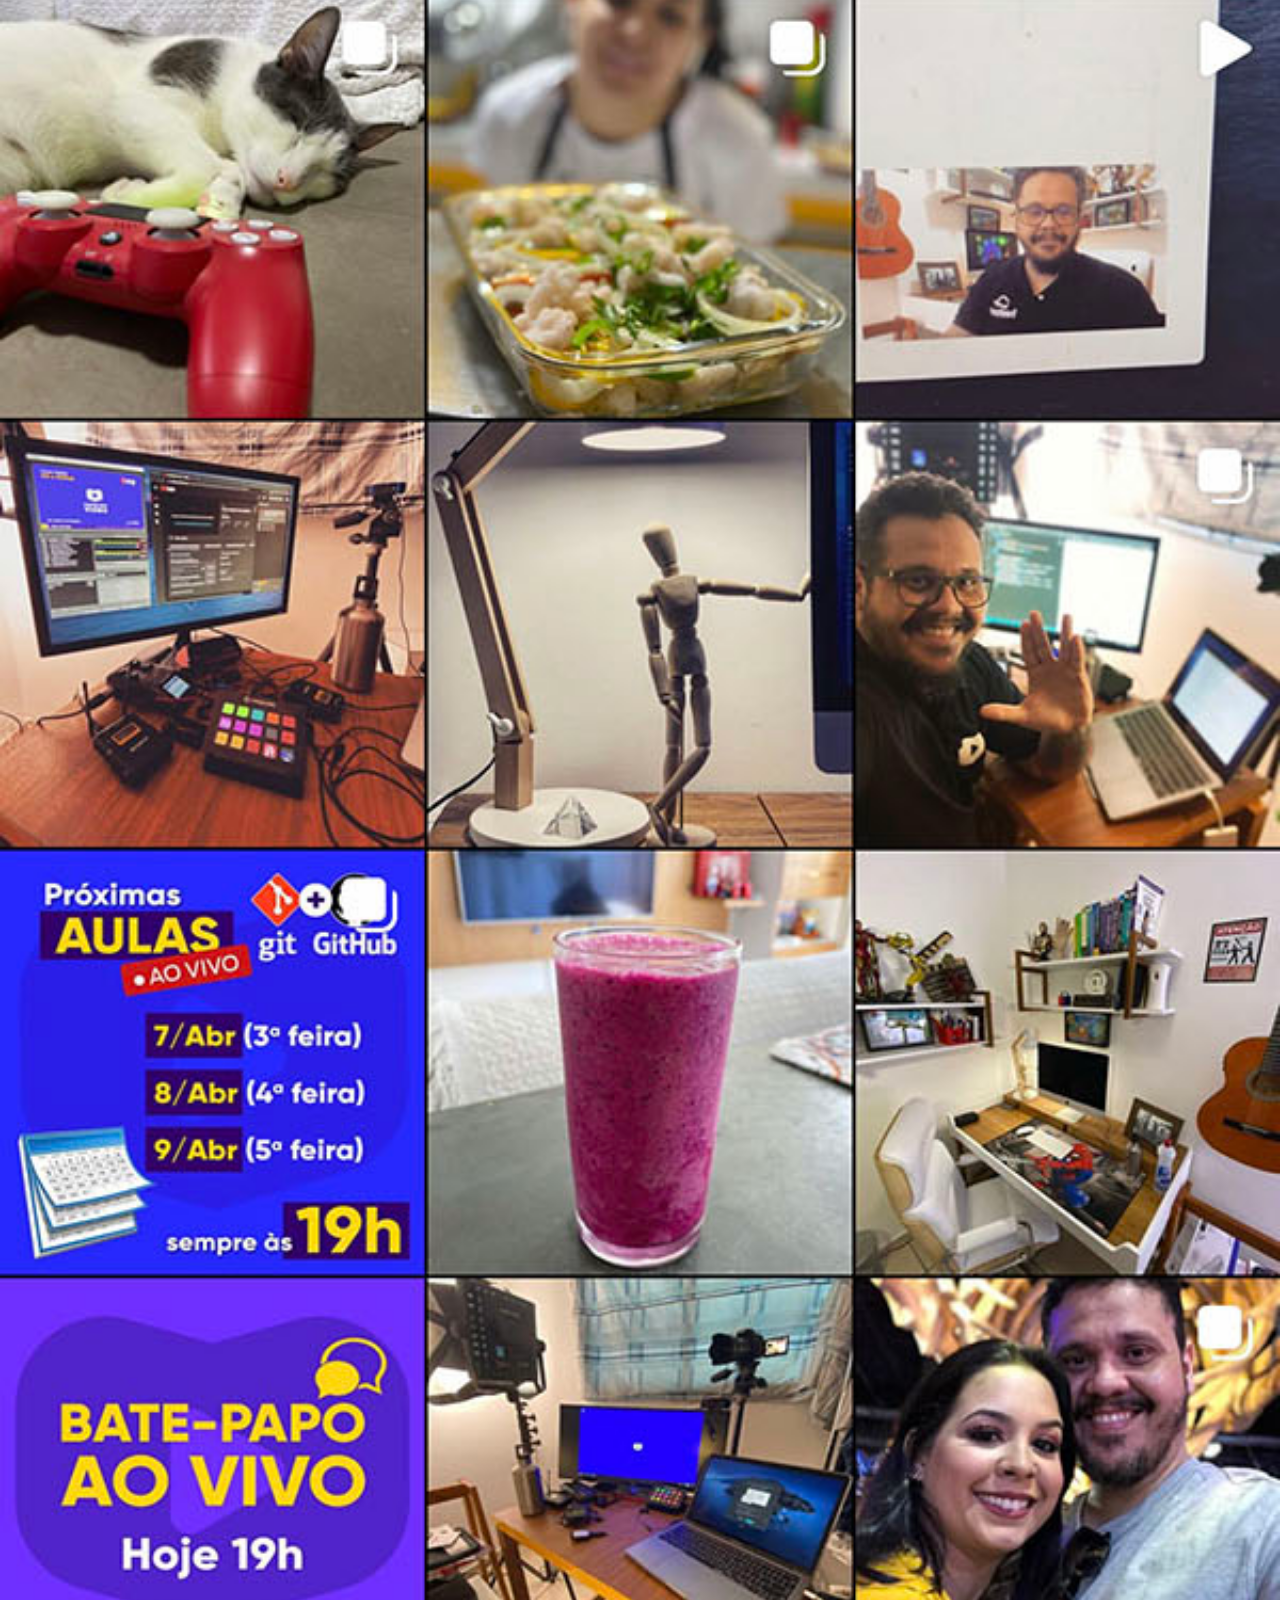
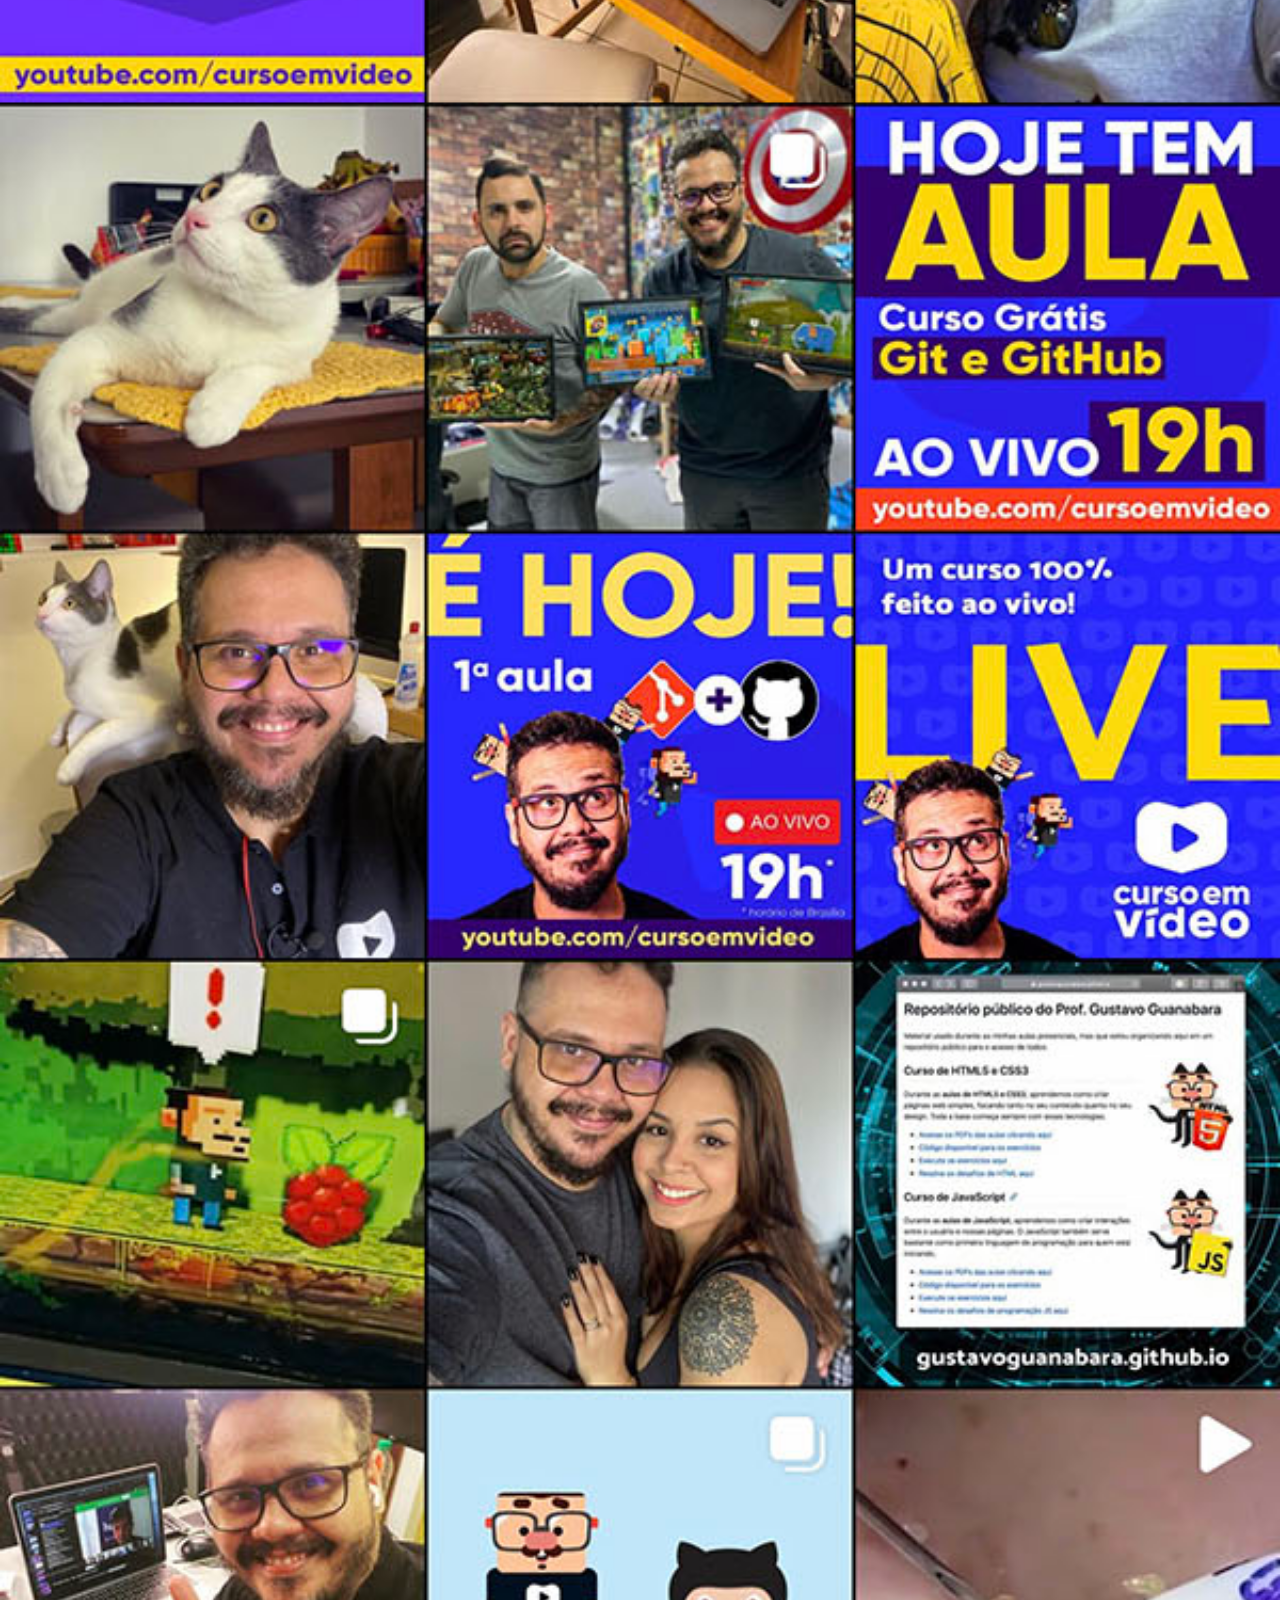
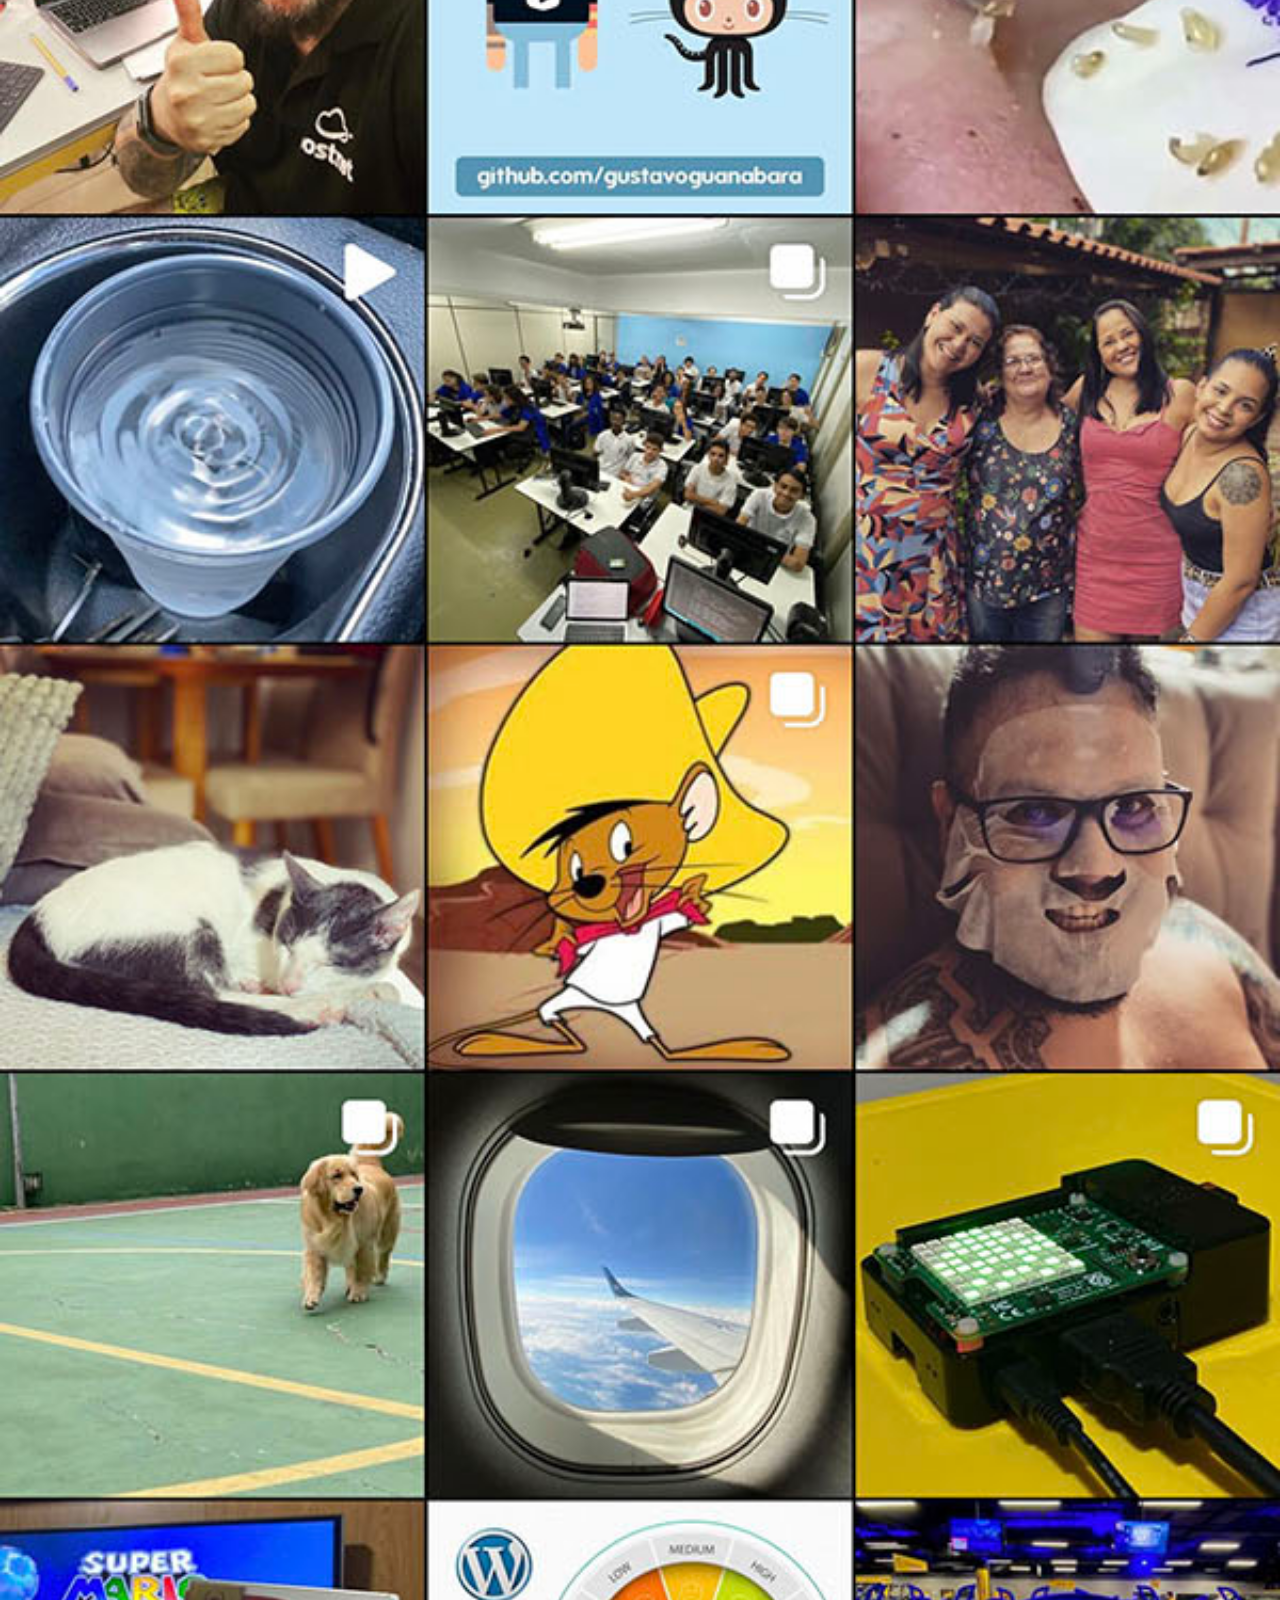
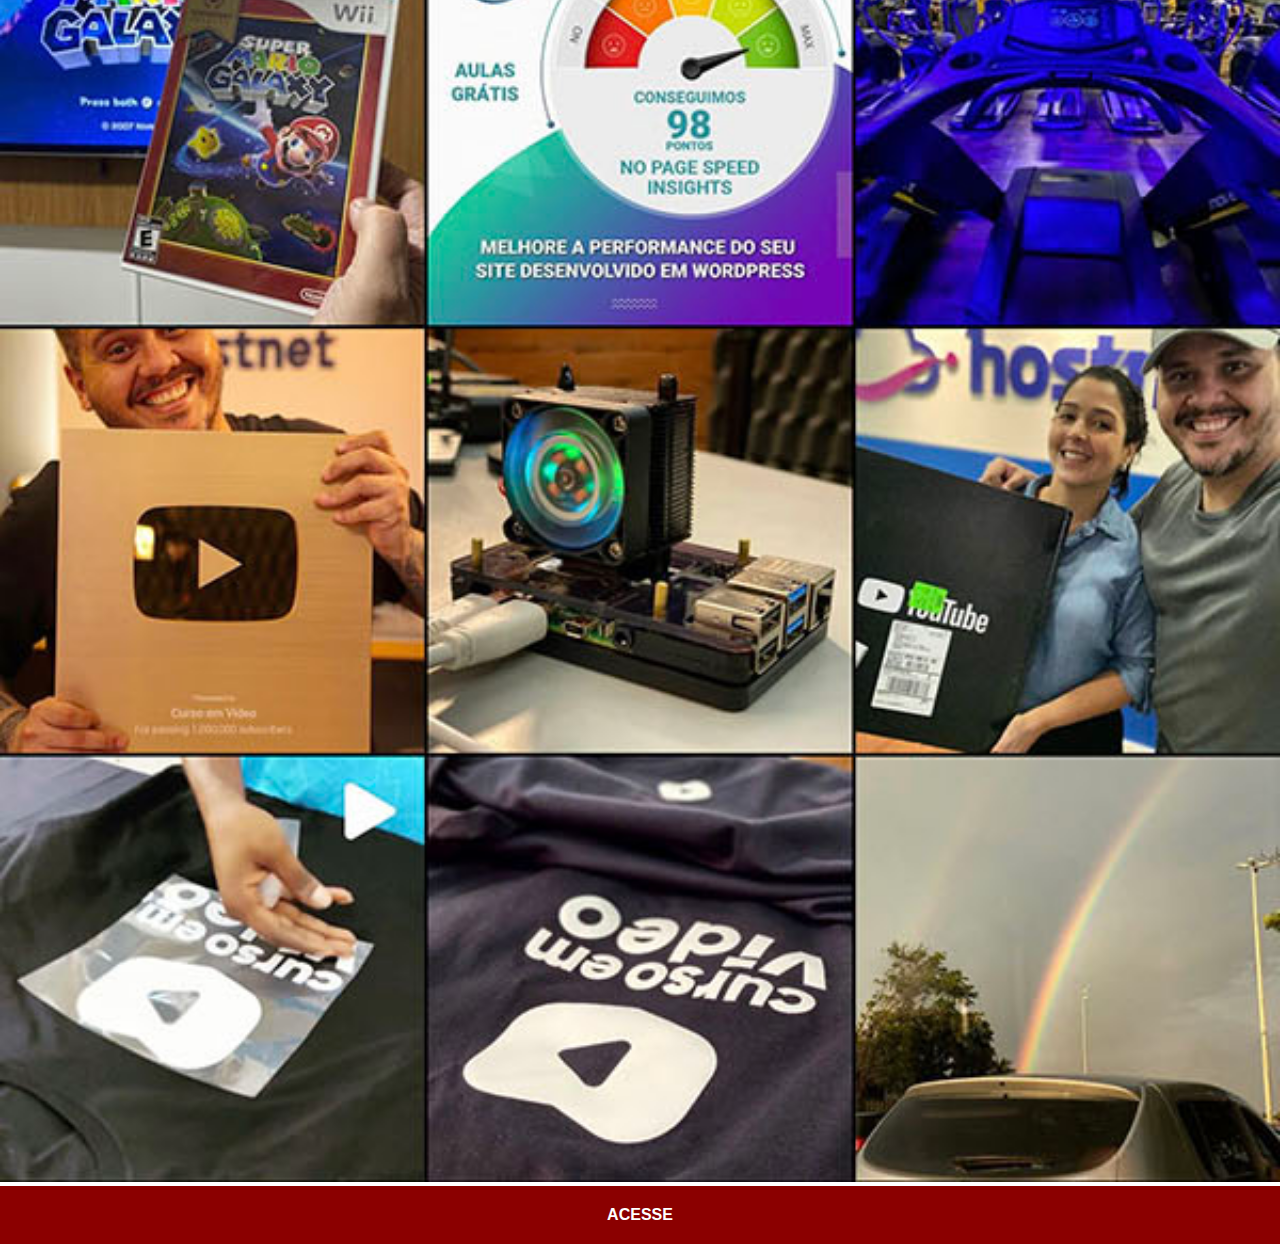
<file: botoes/instagram.html>
<!DOCTYPE html>
<html lang="pt-br">
<head>
    <meta charset="UTF-8">
    <meta http-equiv="X-UA-Compatible" content="IE=edge">
    <meta name="viewport" content="width=device-width, initial-scale=1.0">
    <title>instagram</title>
    <link rel="stylesheet" href="../estilos/social.css">
</head>
<body>
    <img src="../imagens/tela-instagram.jpg" alt="Tela do instagram">
    <a href="https://www.instagram.com/gustavoguanabara/" target="_blank">ACESSE</a>
</body>
</html>
</file>
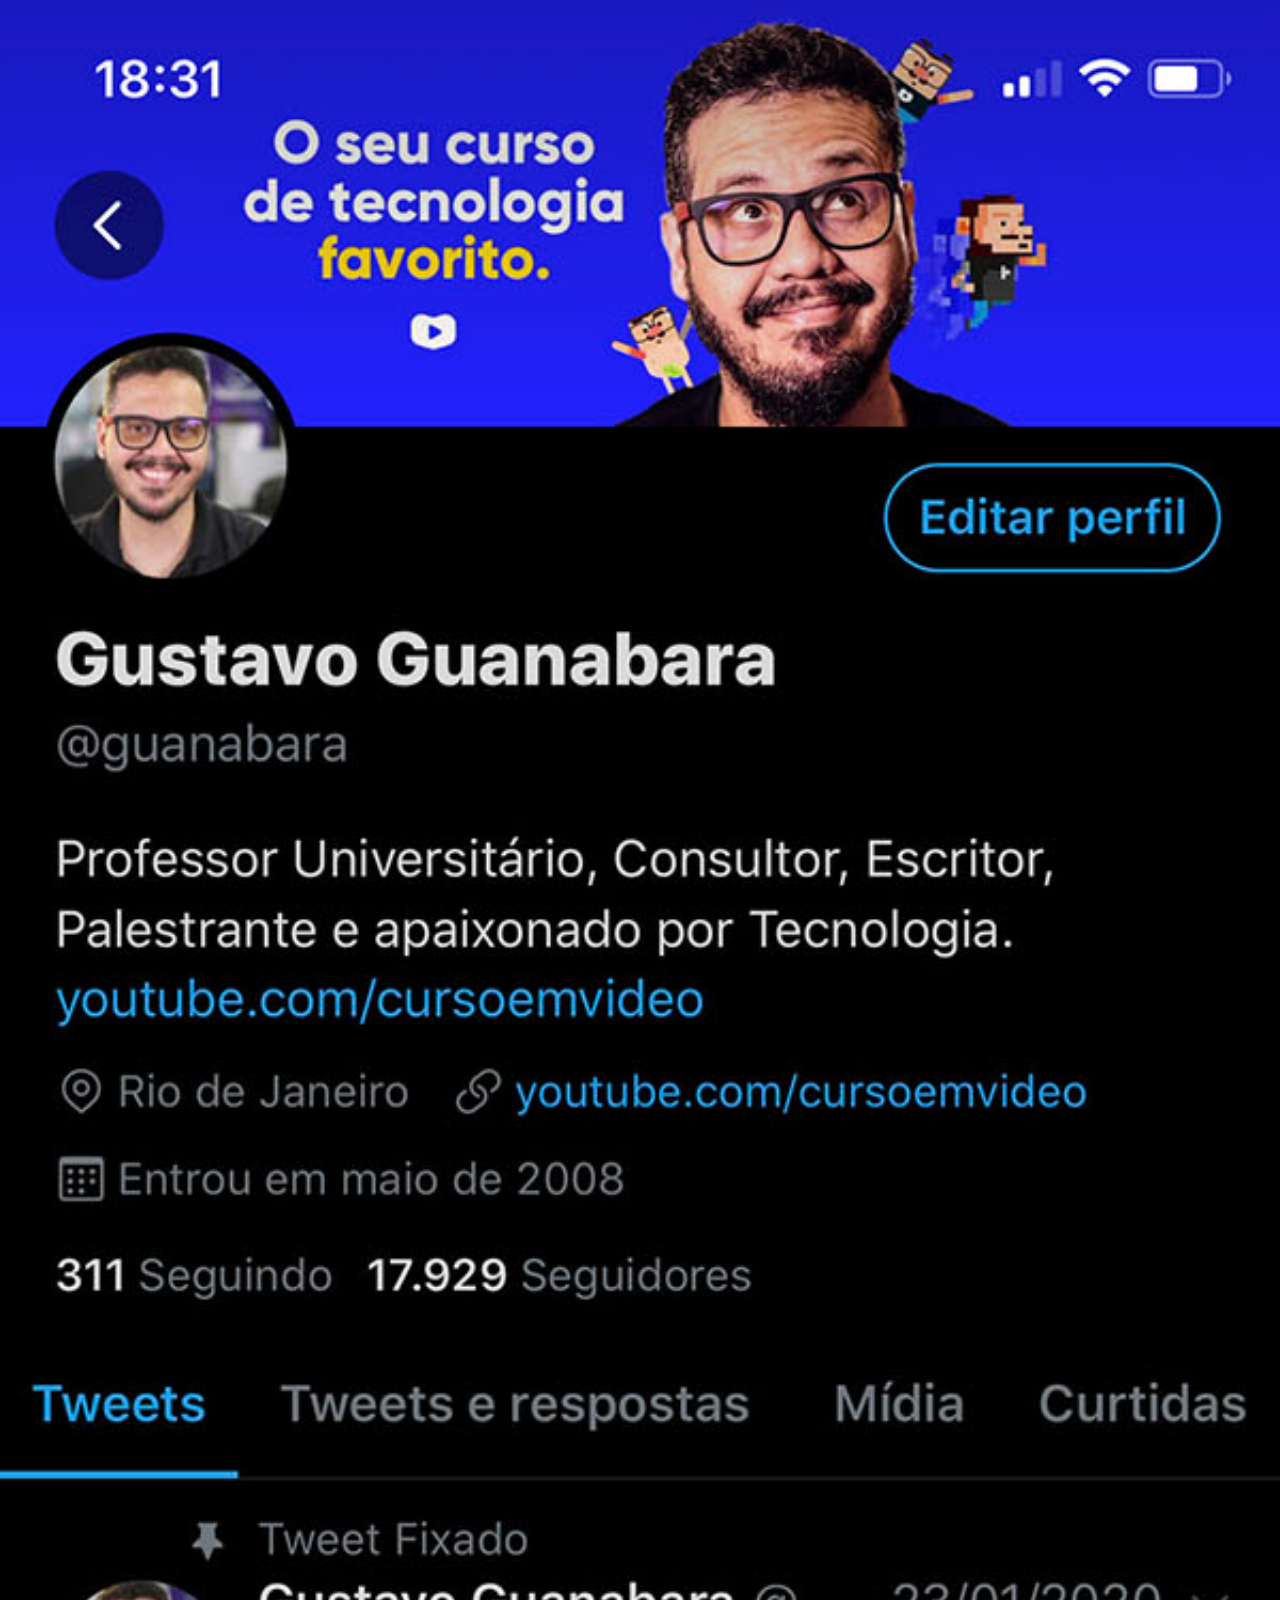
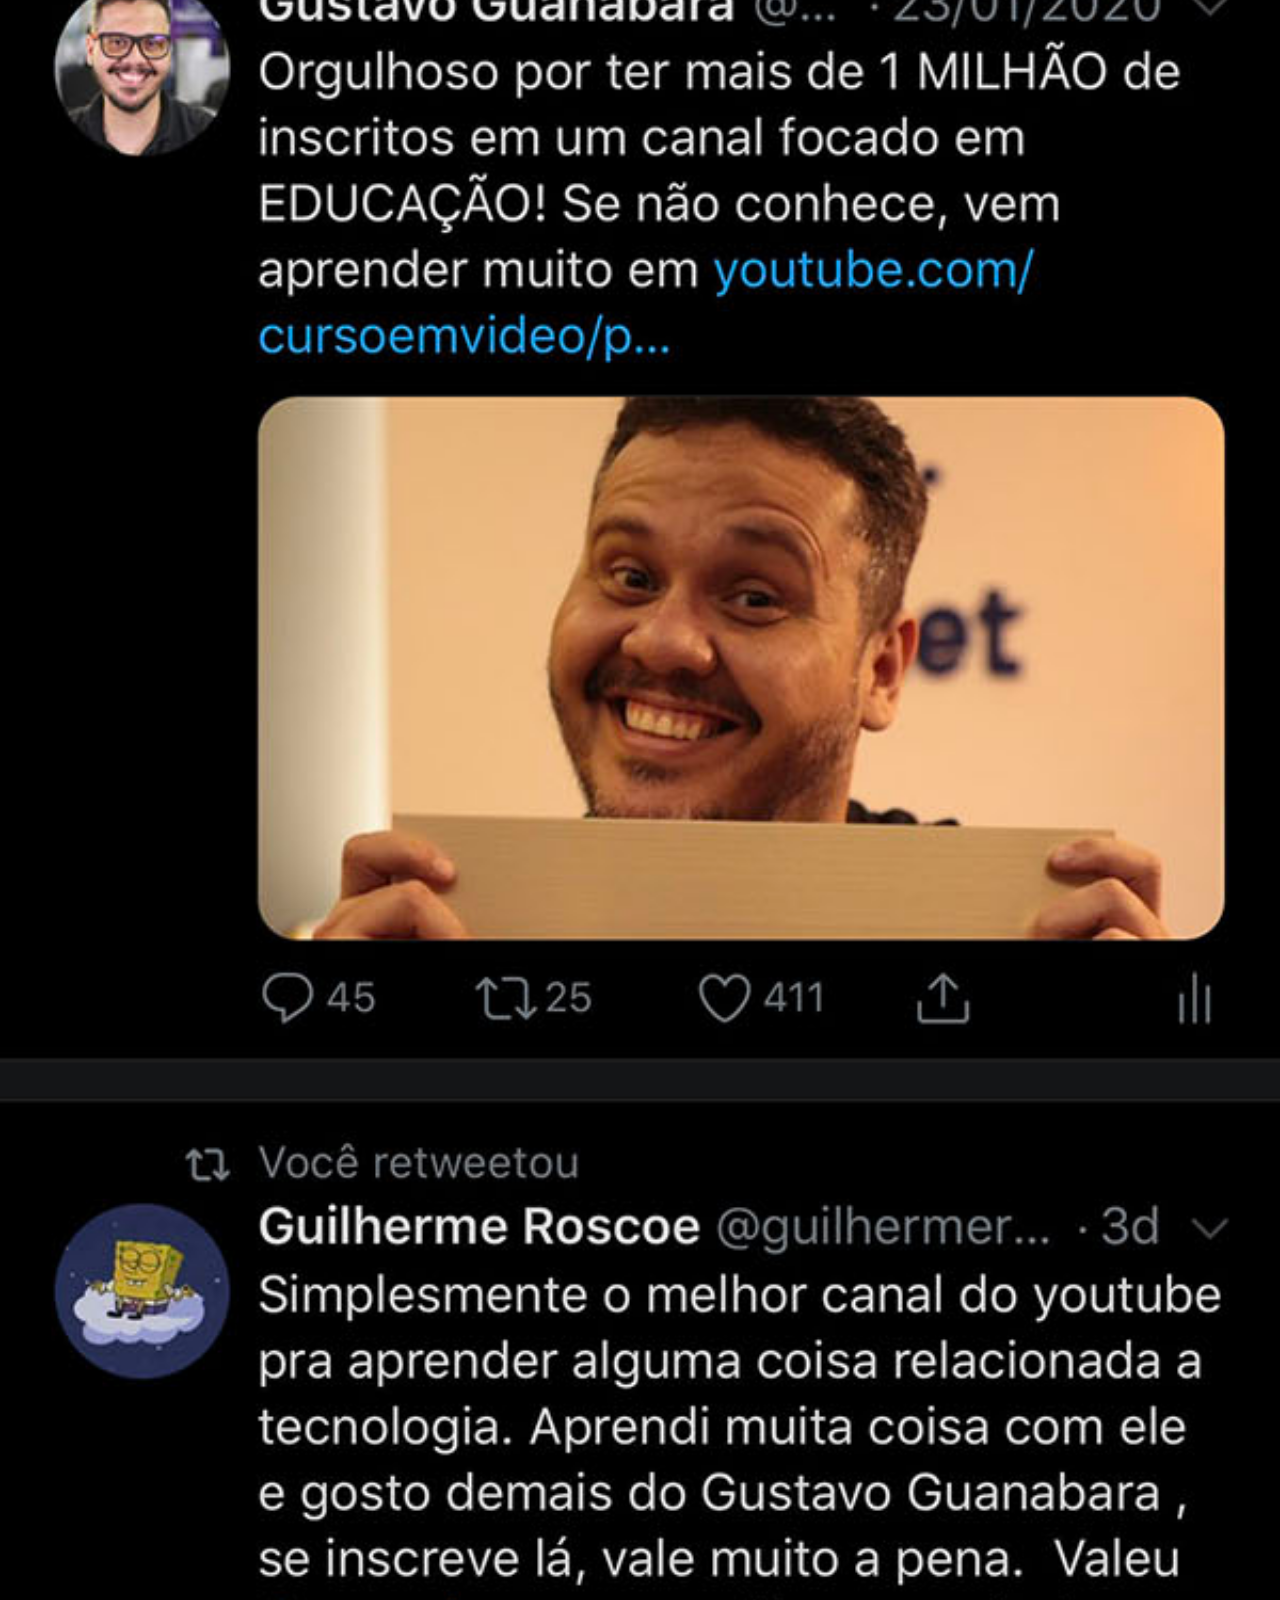
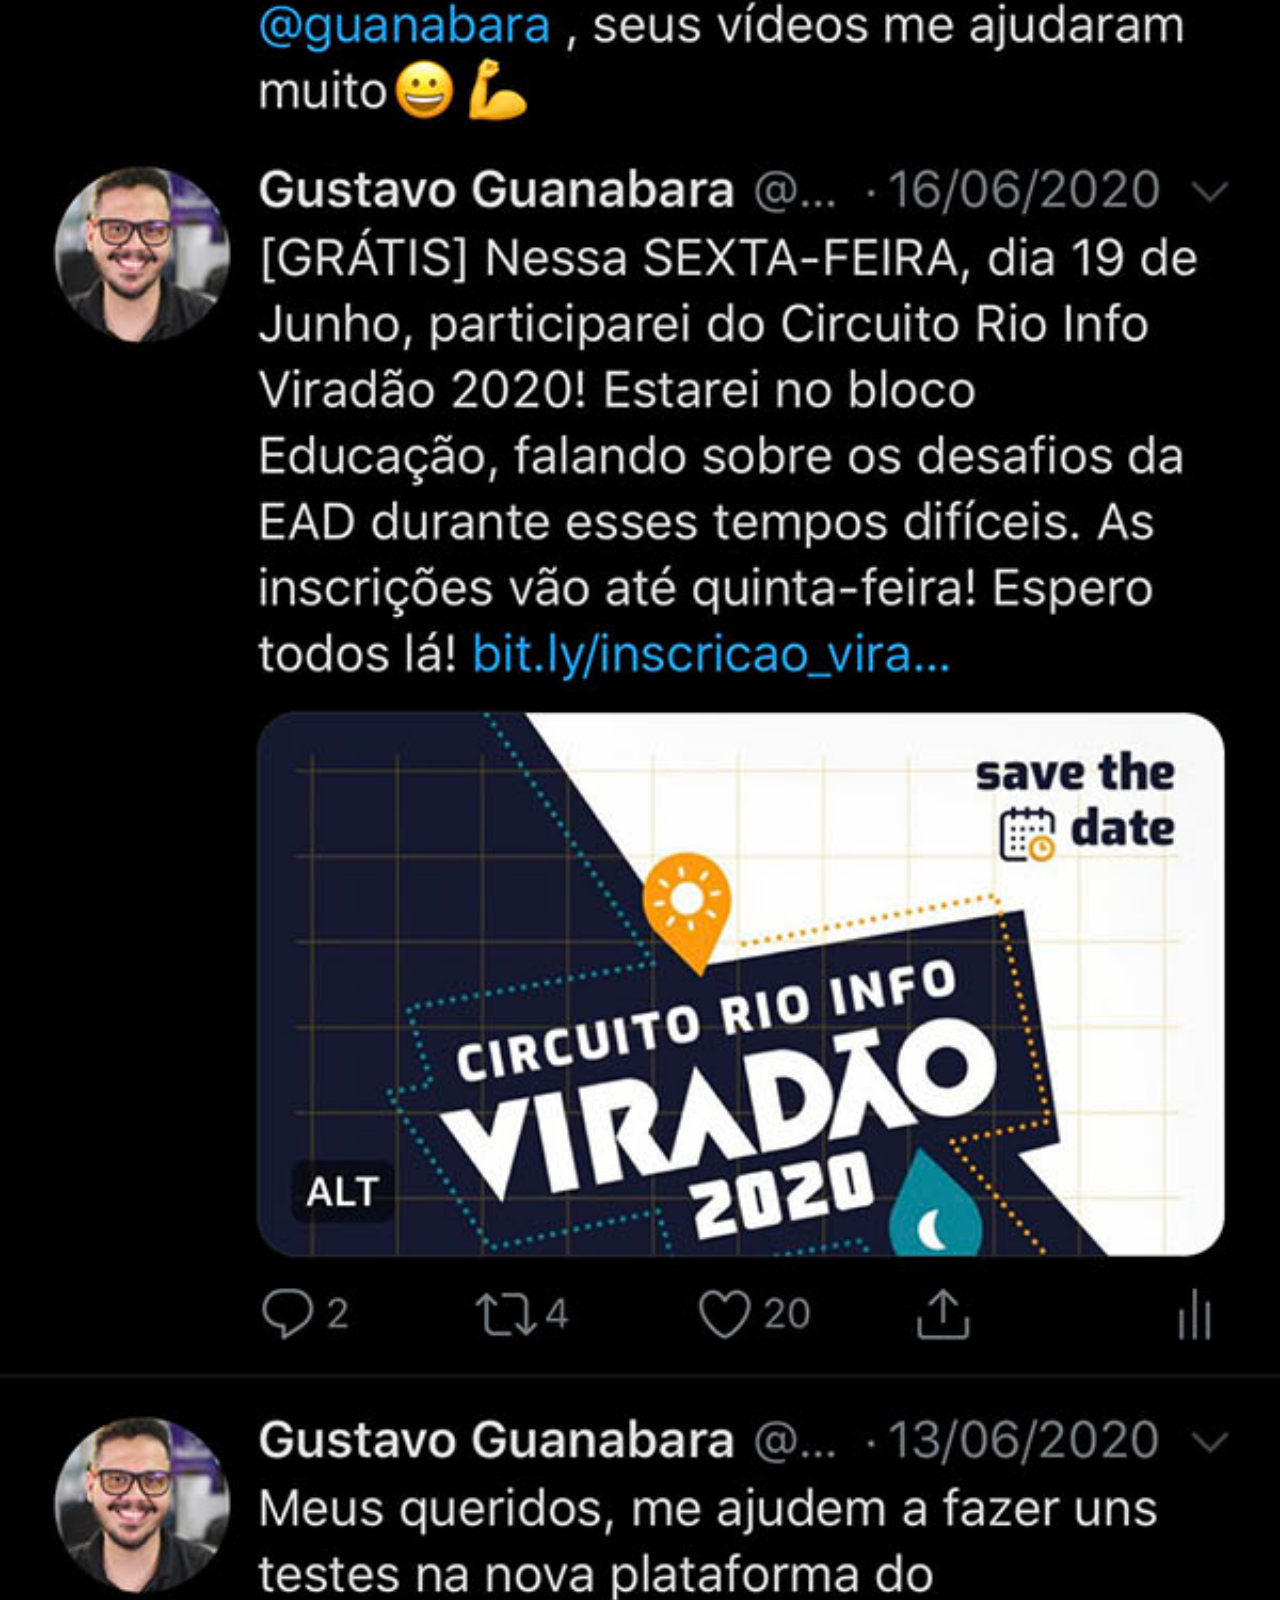
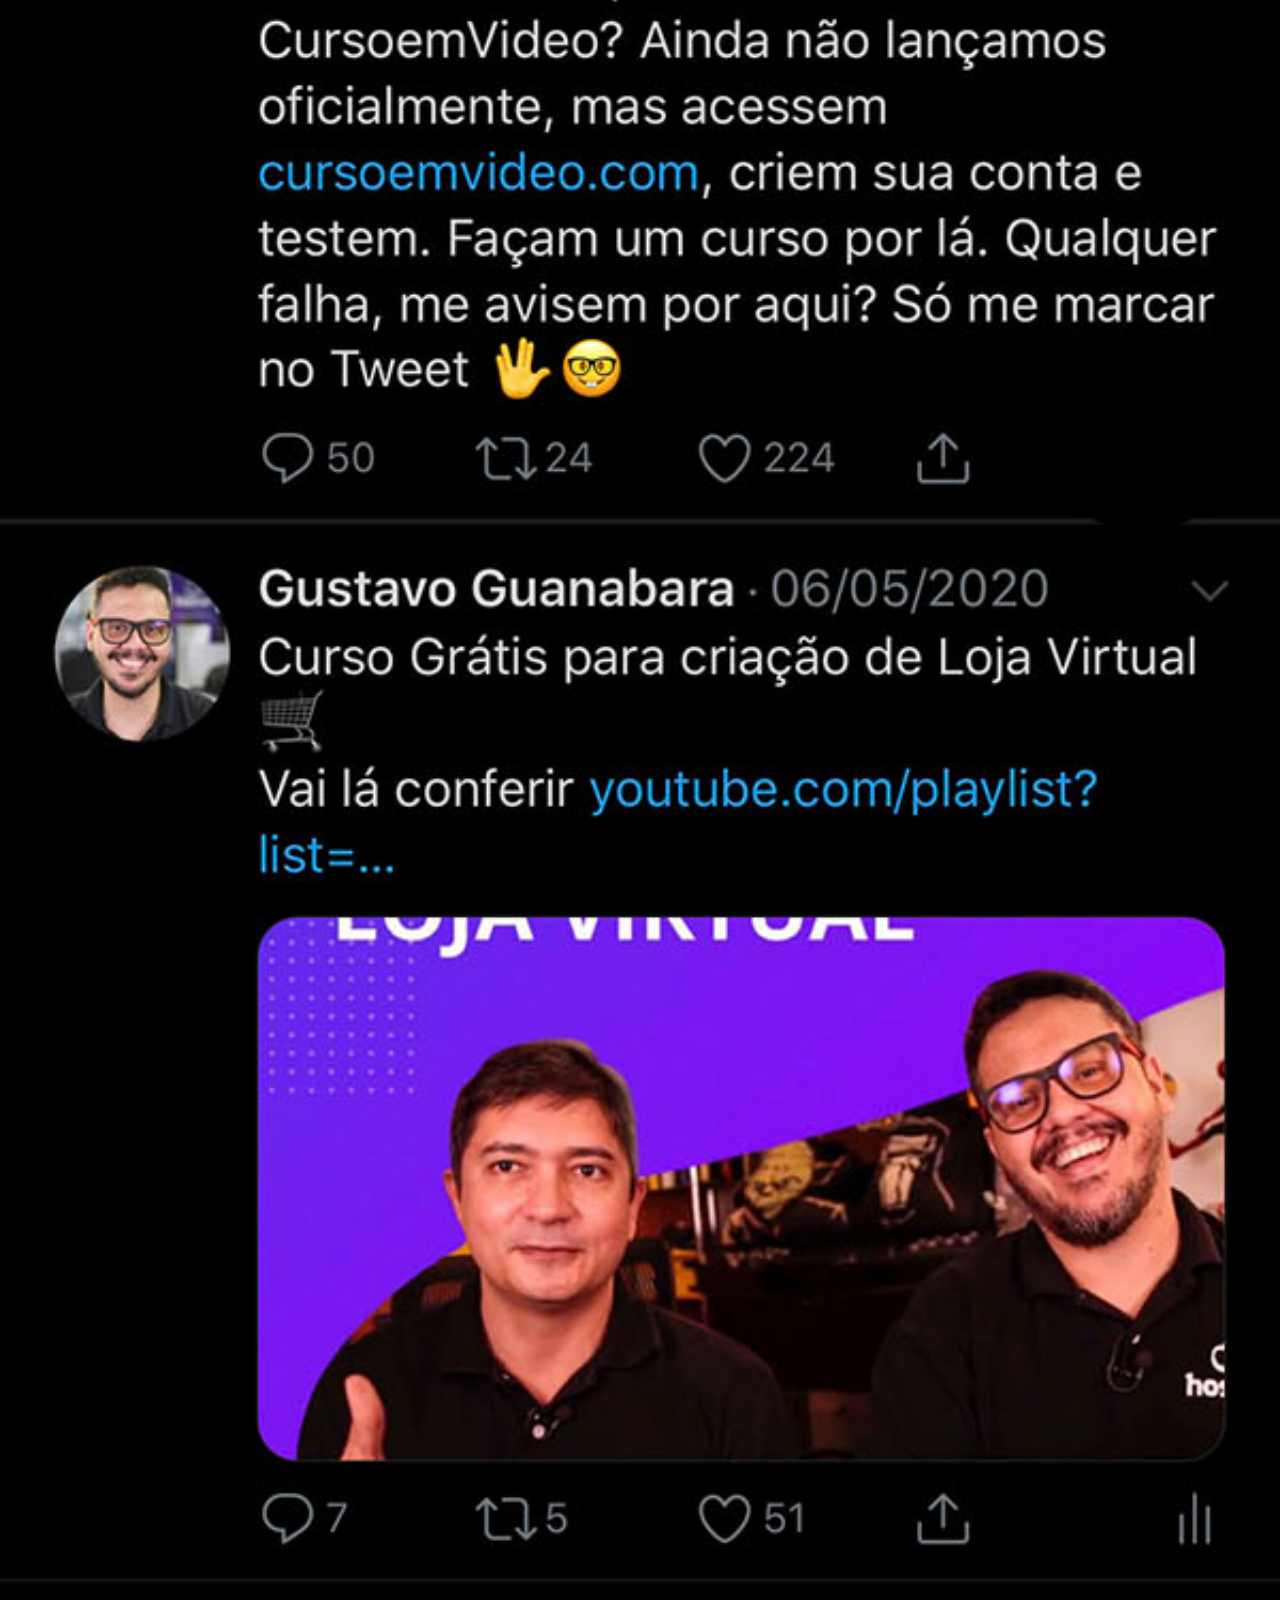
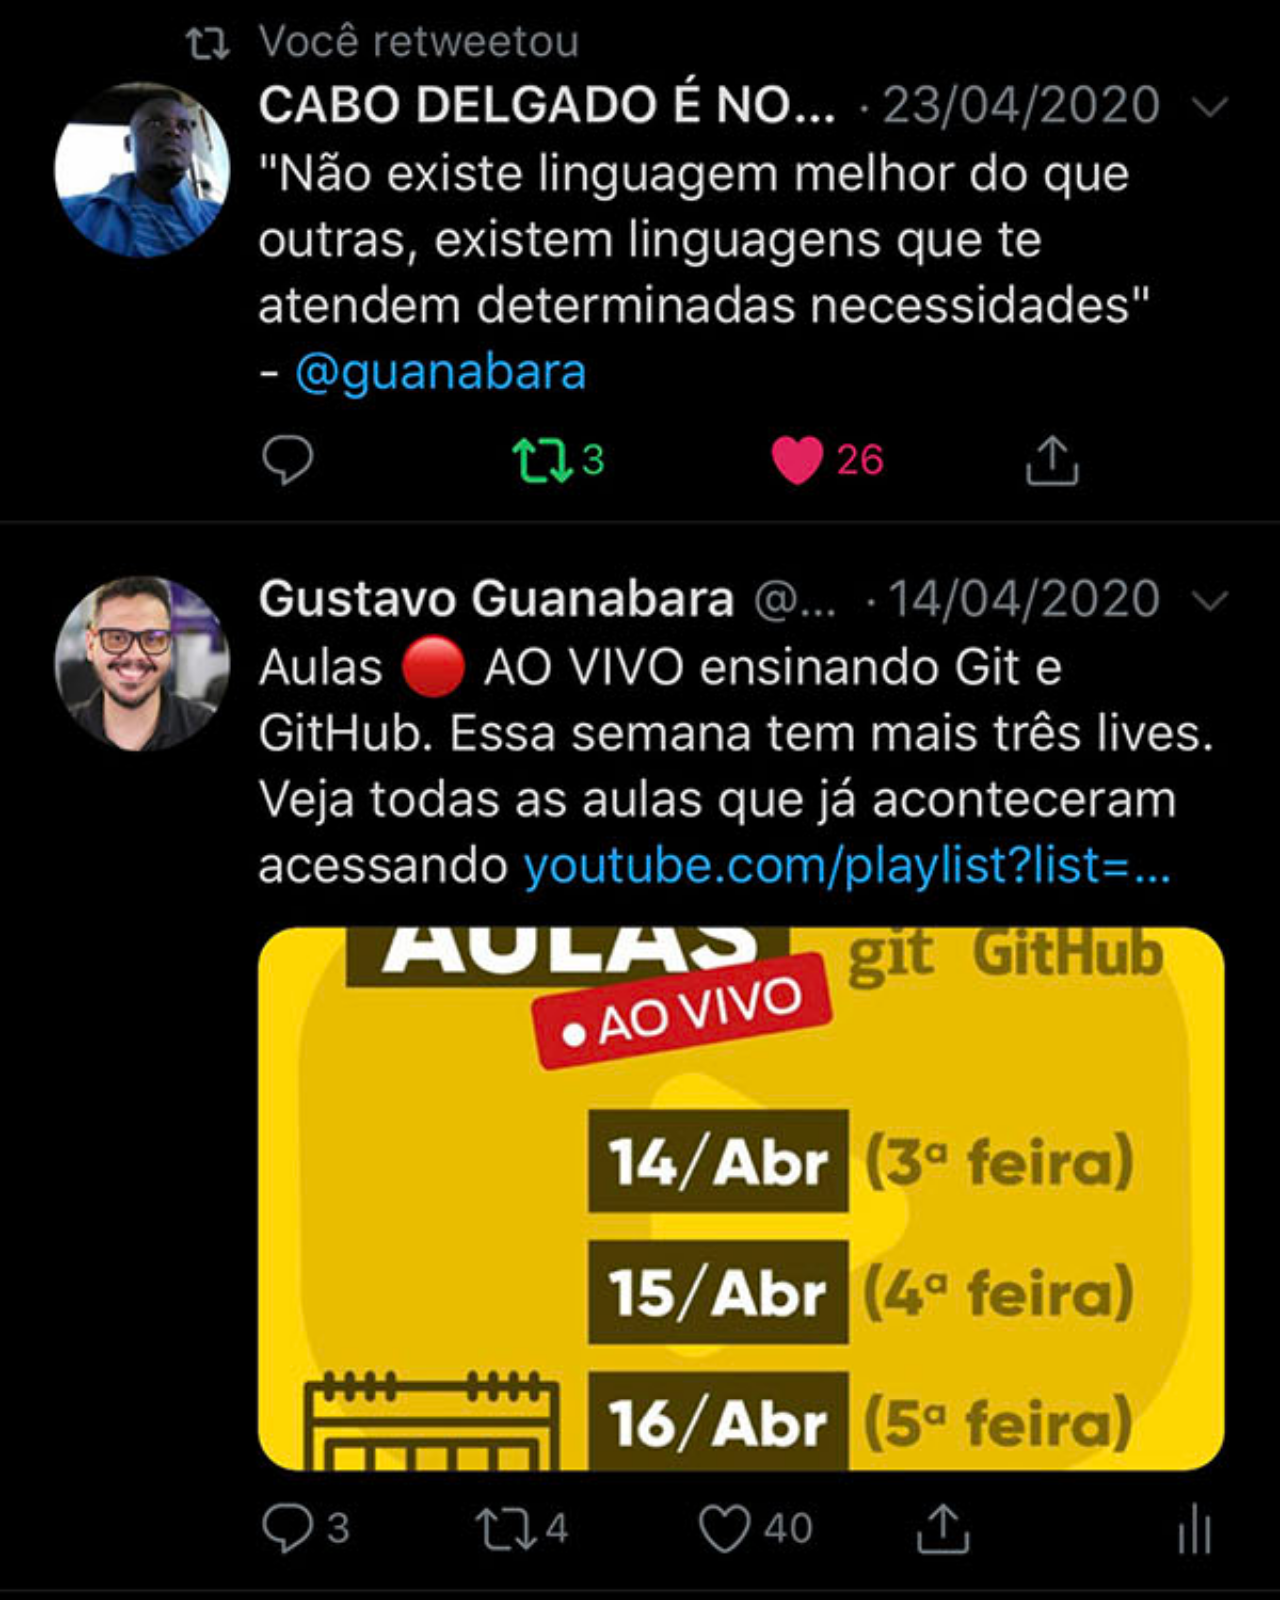
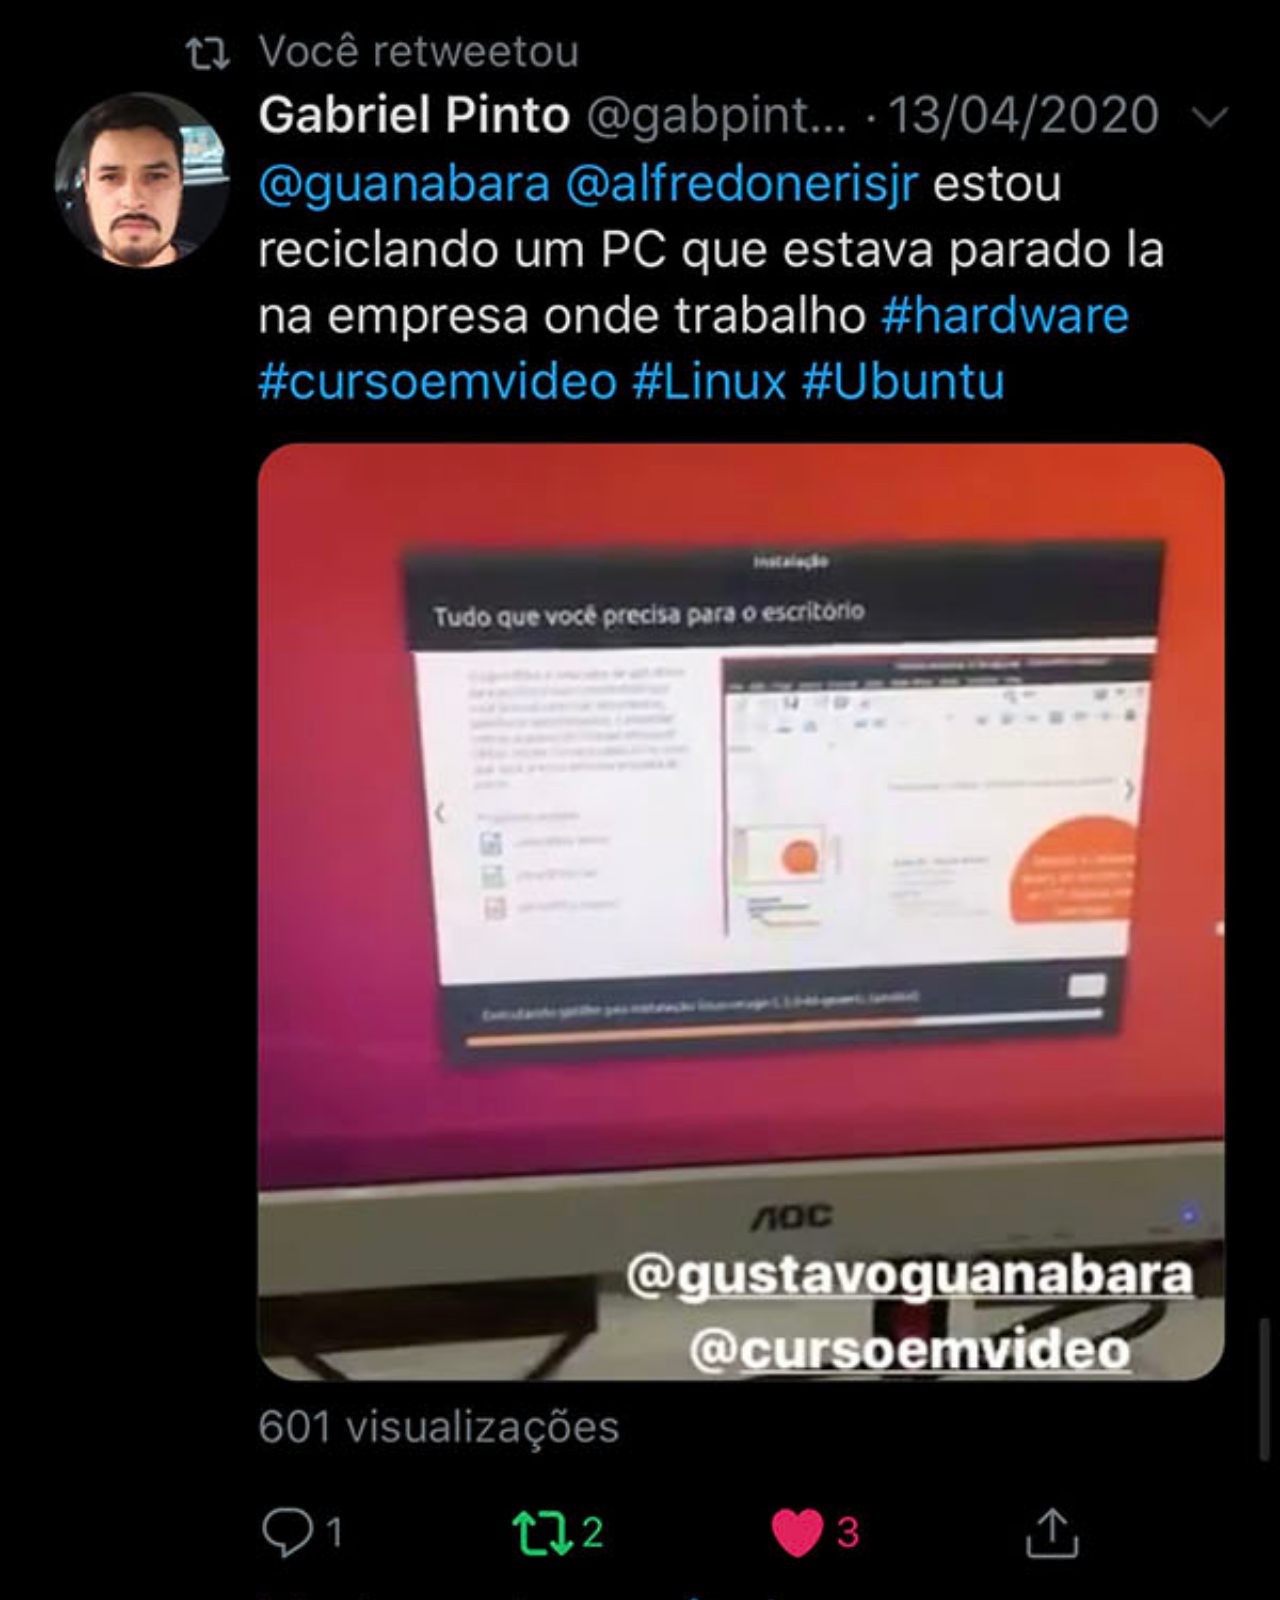
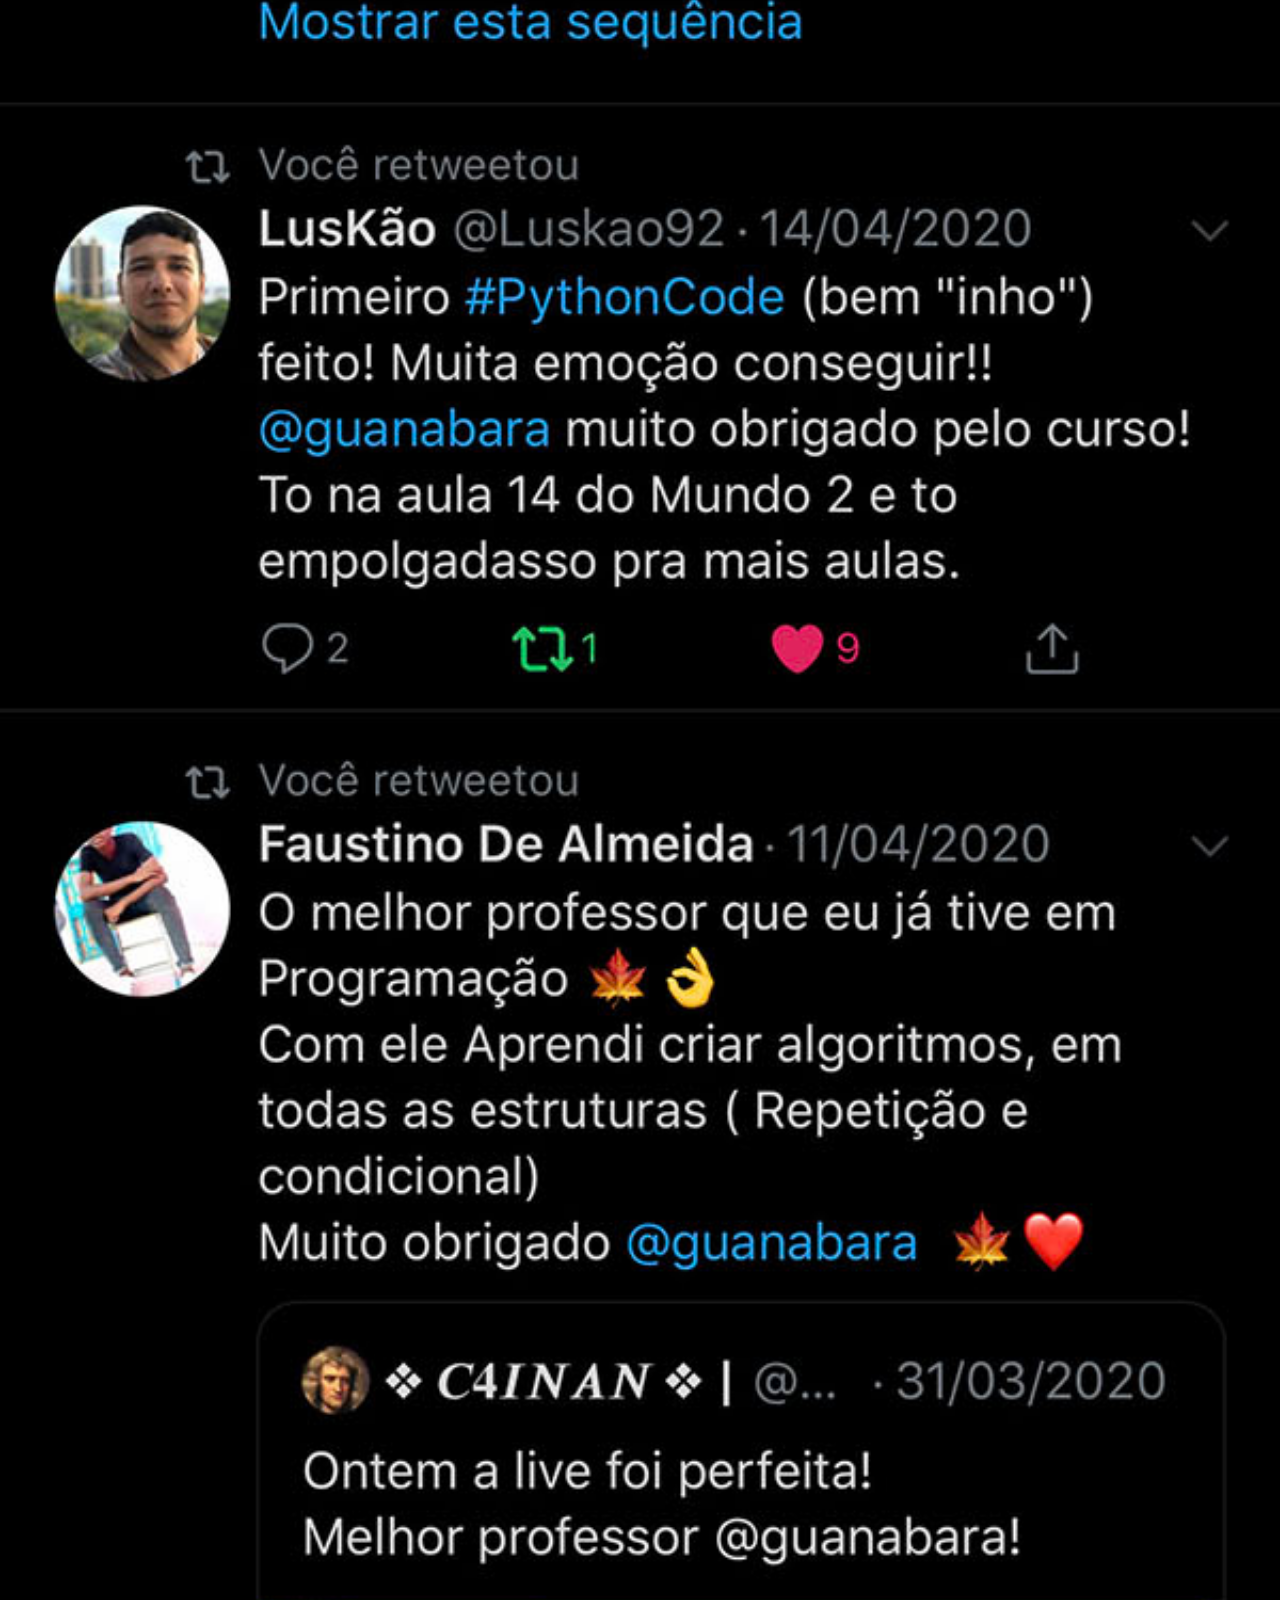
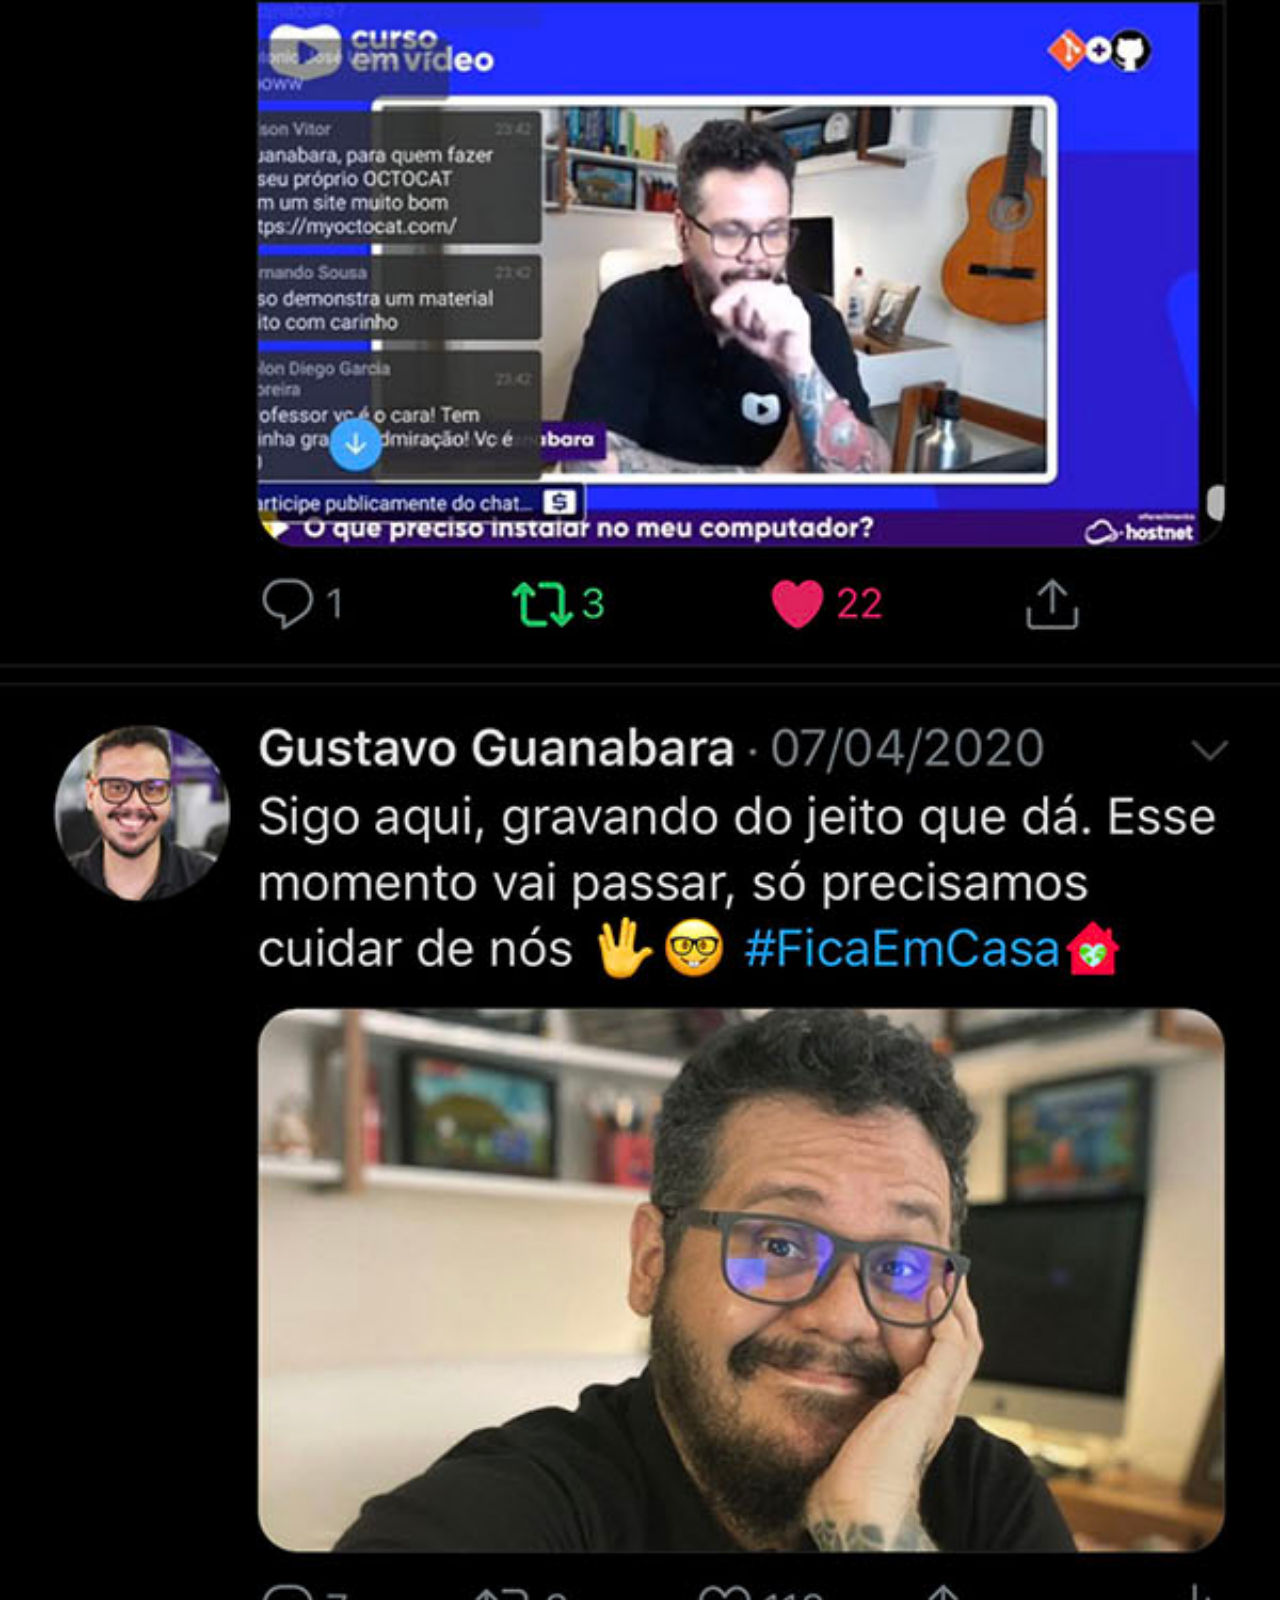
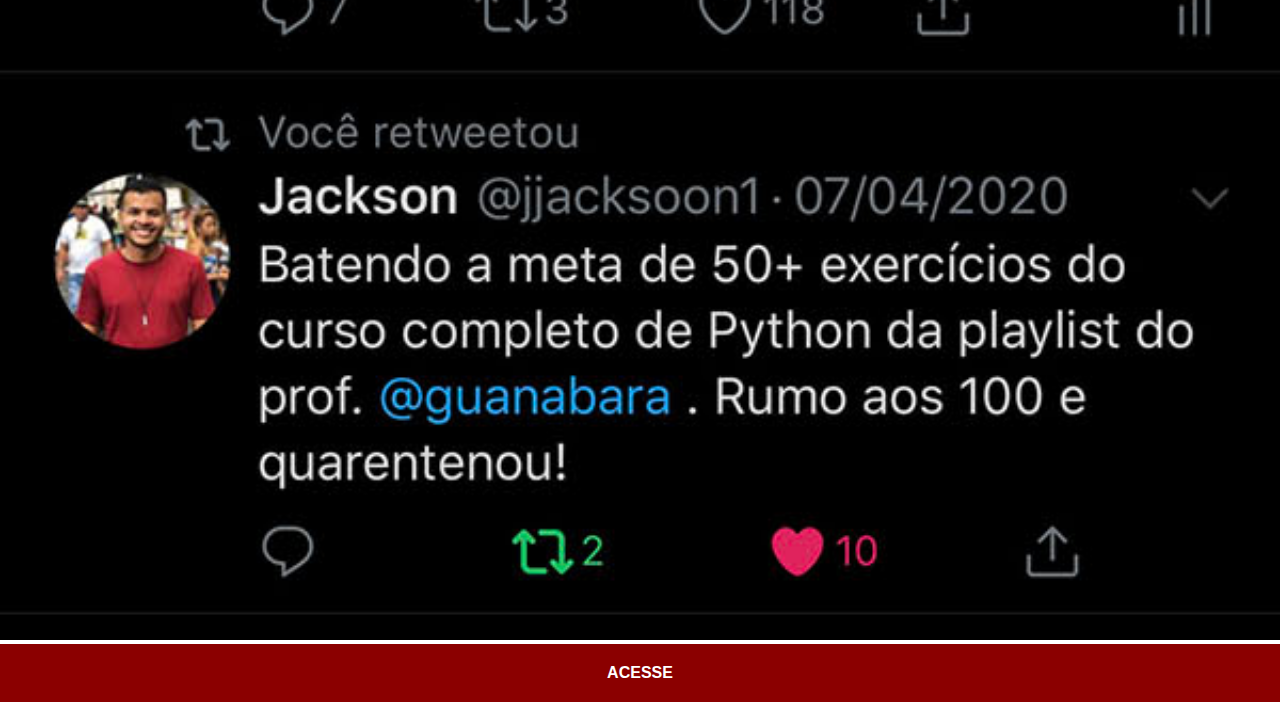
<file: botoes/twitter.html>
<!DOCTYPE html>
<html lang="pt-br">
<head>
    <meta charset="UTF-8">
    <meta http-equiv="X-UA-Compatible" content="IE=edge">
    <meta name="viewport" content="width=device-width, initial-scale=1.0">
    <title>Twitter</title>
    <link rel="stylesheet" href="../estilos/social.css">
</head>
<body>
    <img src="../imagens/tela-twitter.jpg" alt="Tela do twitter">
    <a href="https://twitter.com/guanabara?ref_src=twsrc%5Egoogle%7Ctwcamp%5Eserp%7Ctwgr%5Eauthor" target="_blank">ACESSE</a>
</body>
</html>
</file>
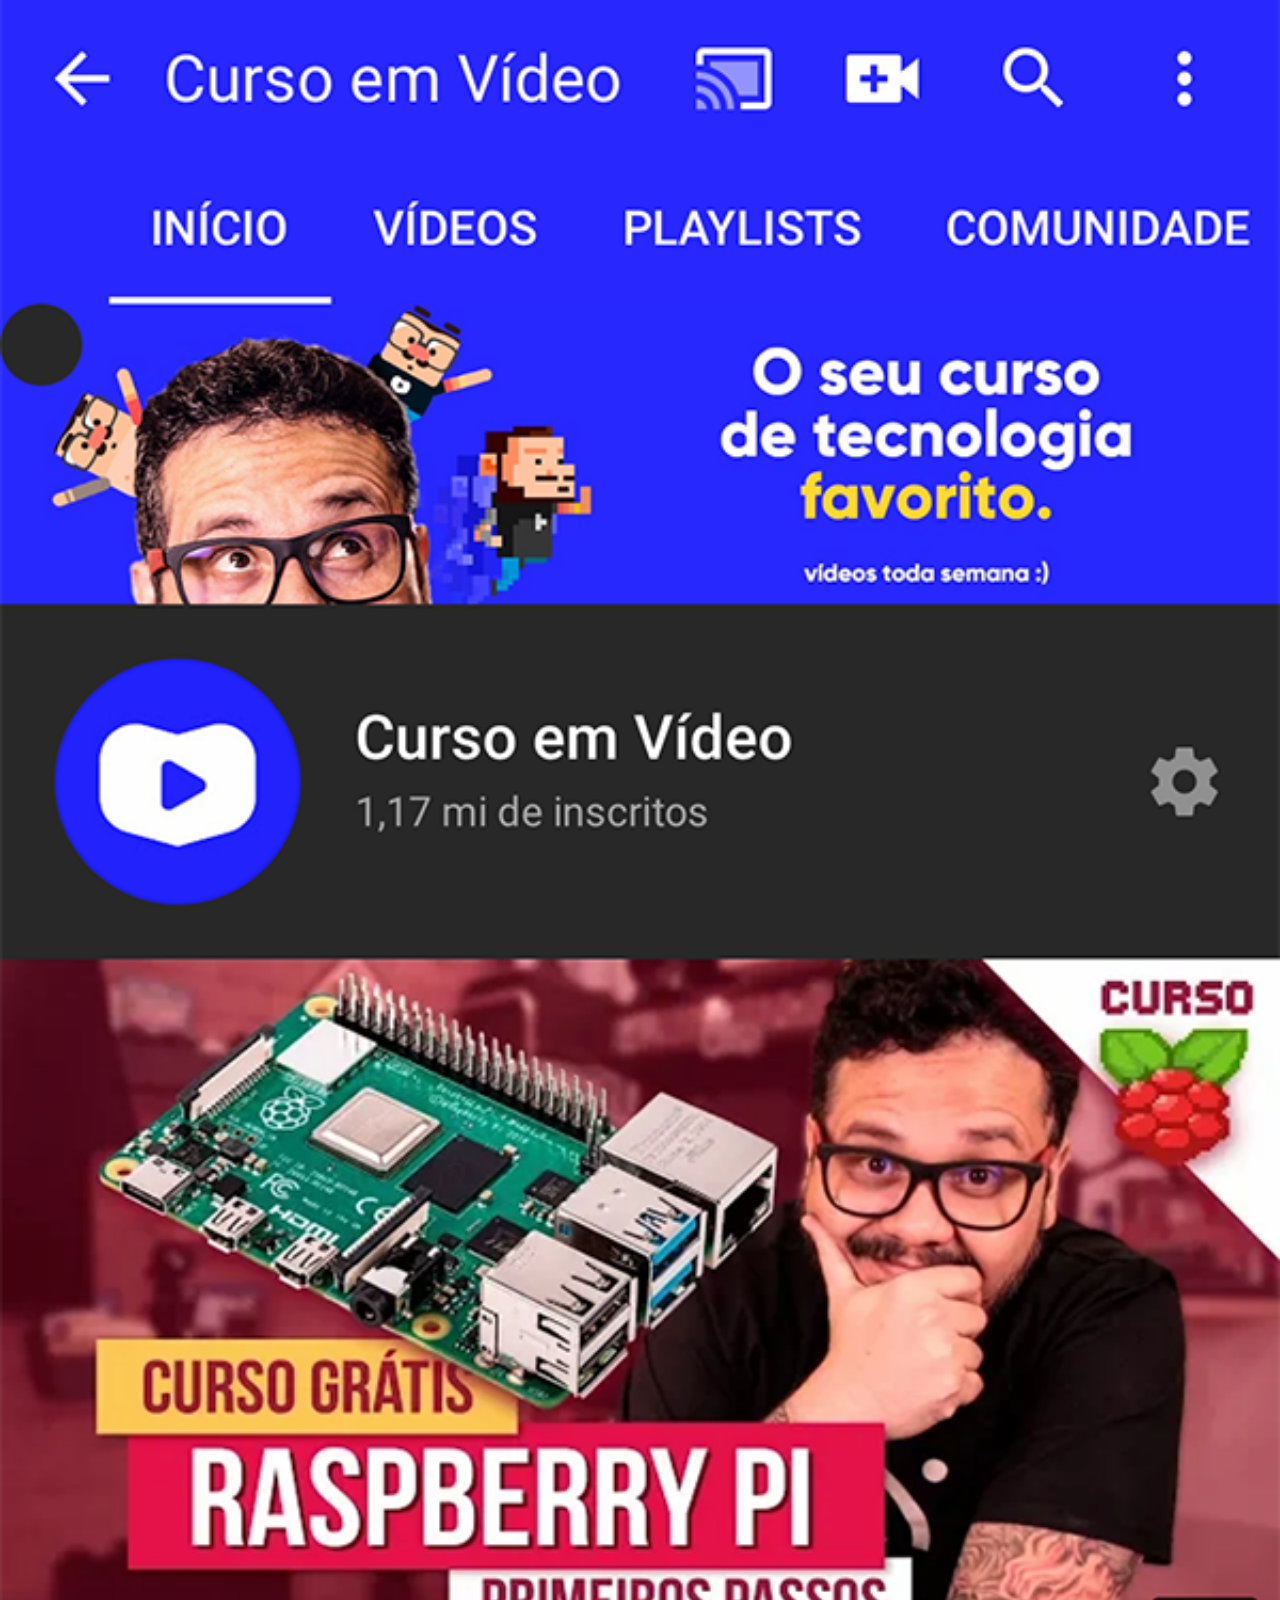
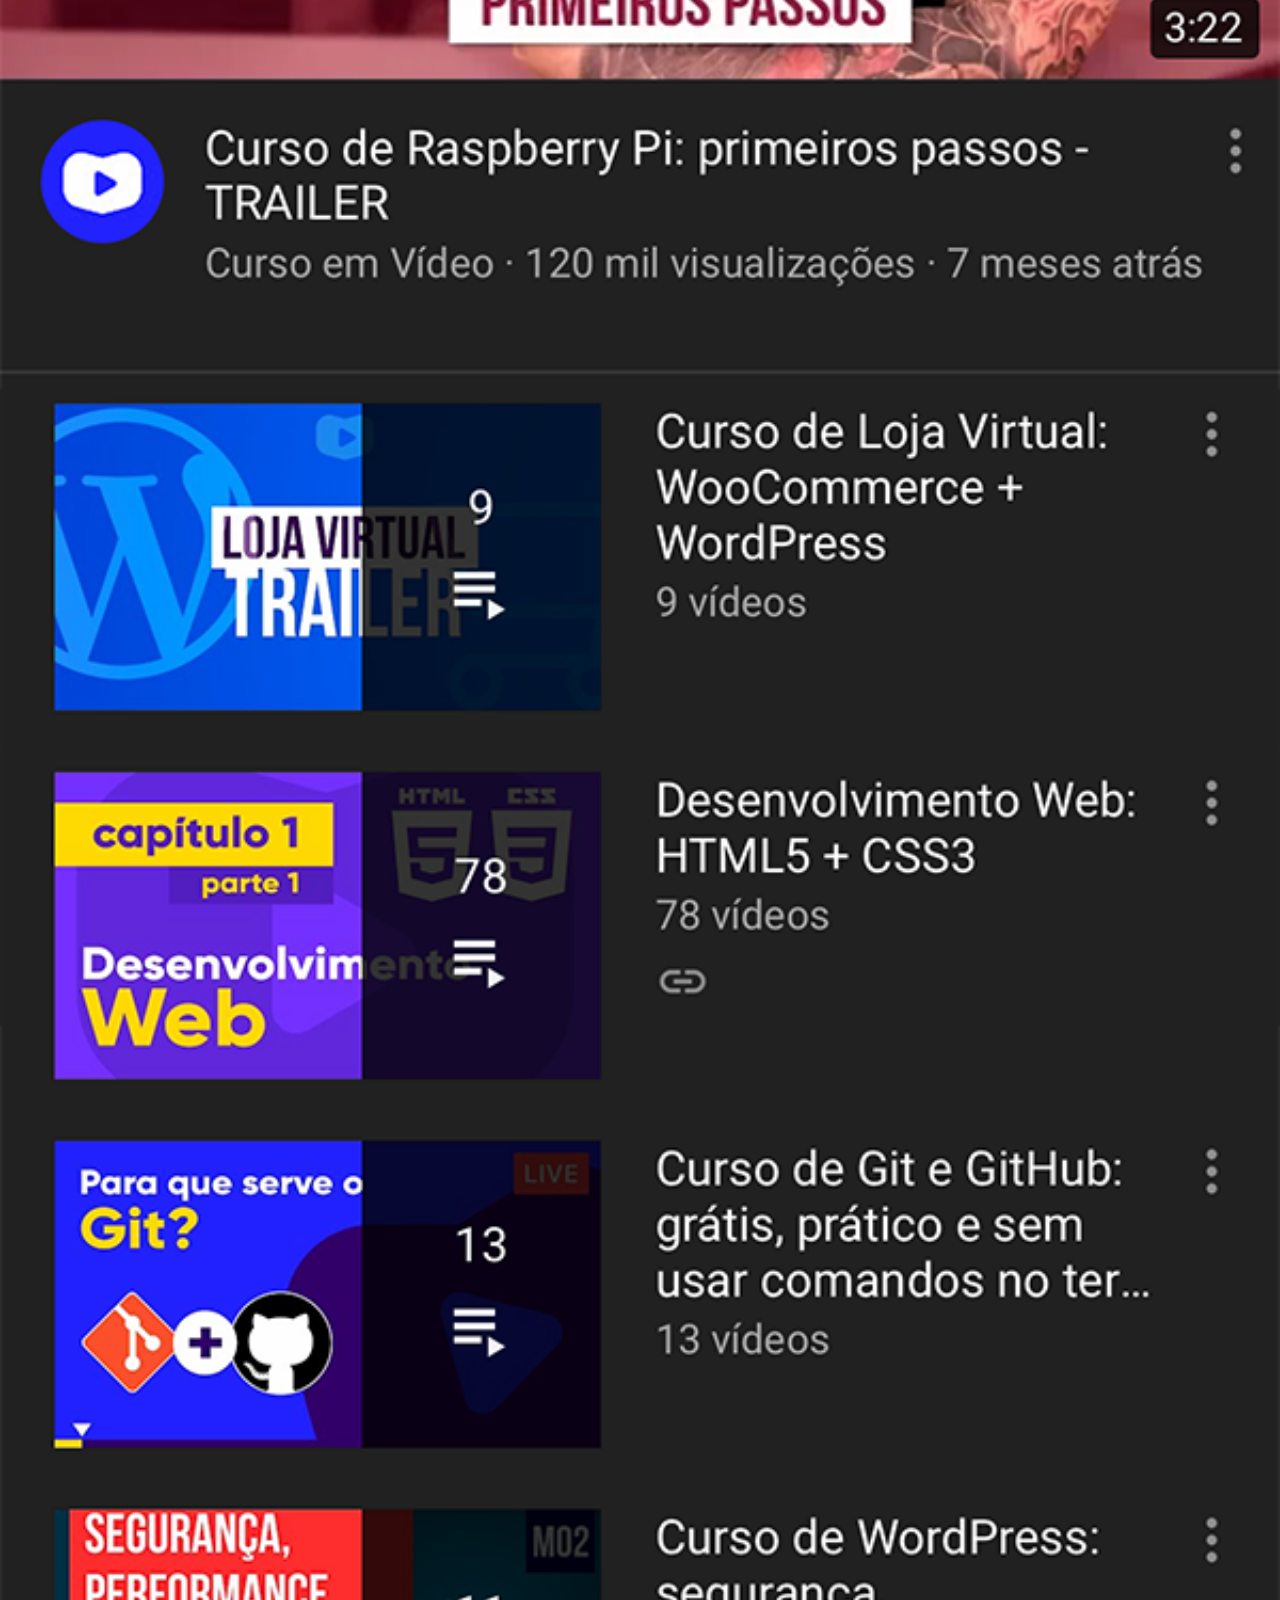
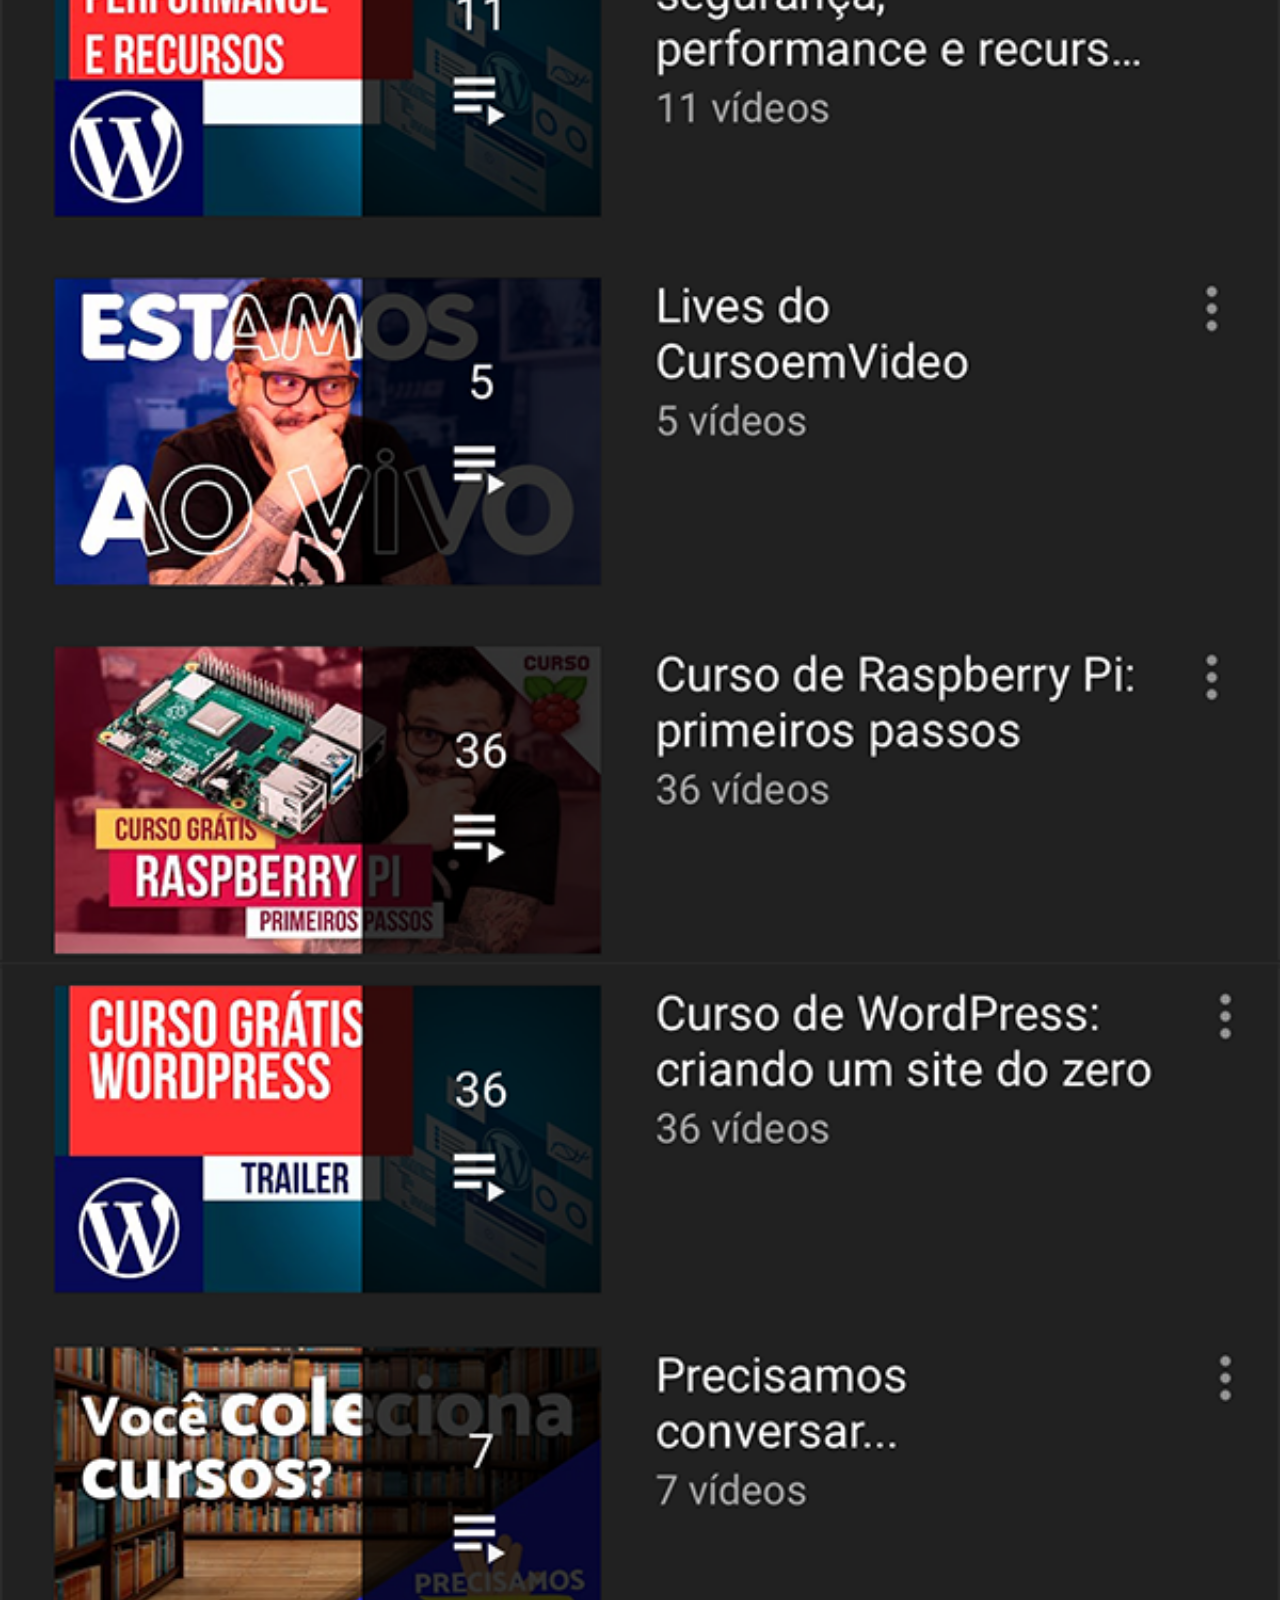
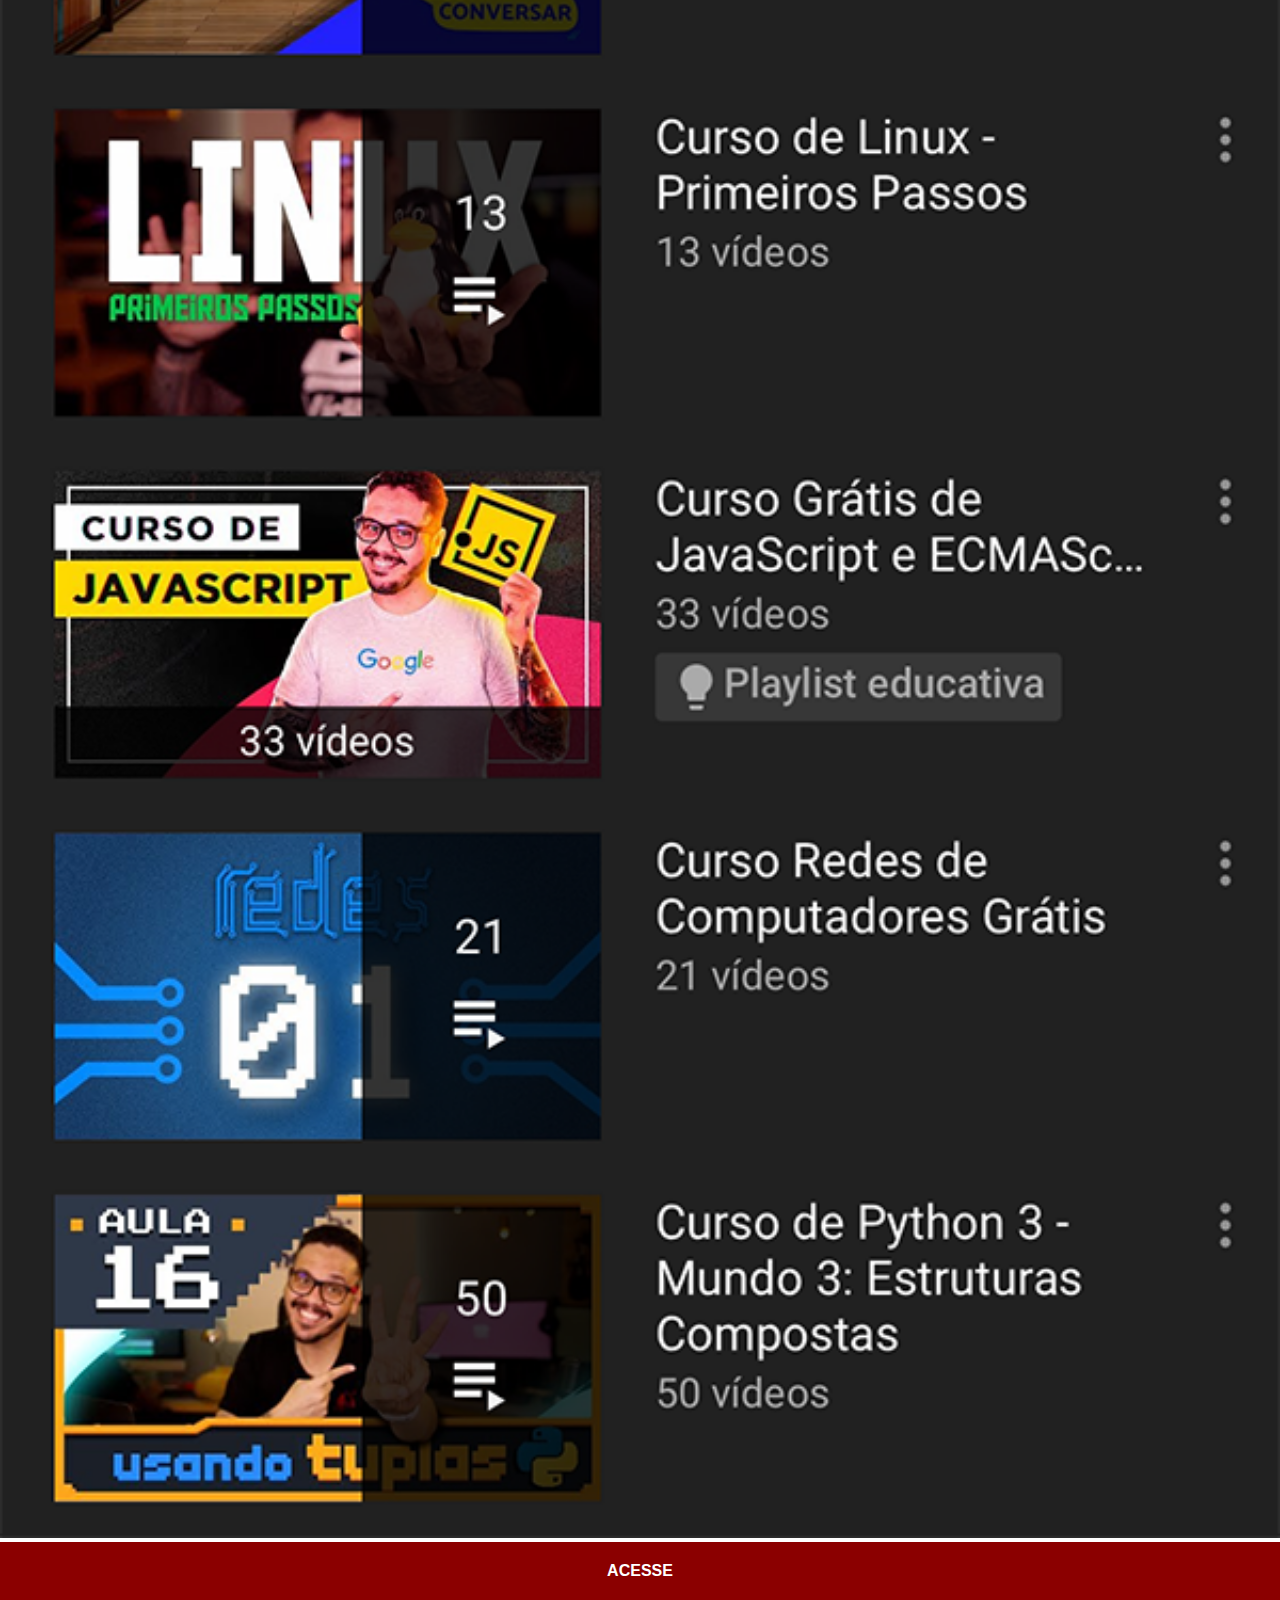
<file: botoes/youtube.html>
<!DOCTYPE html>
<html lang="pt-br">
<head>
    <meta charset="UTF-8">
    <meta http-equiv="X-UA-Compatible" content="IE=edge">
    <meta name="viewport" content="width=device-width, initial-scale=1.0">
    <title>youtube</title>
    <link rel="stylesheet" href="../estilos/social.css">
</head>
<body>
    <img src="../imagens/tela-youtube.png" alt="tela do youtube">
    <a href="https://www.youtube.com/@CursoemVideo/playlists" target="_blank">ACESSE</a>
</body>
</html>
</file>
<file: estilos/style.css>
@charset "UTF-8";

* {
    margin: 0px;
    padding: 0px;
    font-family: Arial, Helvetica, sans-serif;
}

html,body {
    height: 100vh;
    width: 100vw;
}

body {
    background: url('../imagens/fundo-madeira.jpg') top center no-repeat fixed;
   background-size: cover;
}

main {
    height: 100vh;
    position: relative;
}

section#telefone {
    height: 627px;
    width: 311px;
    background: url('../imagens/frame-iphone.png') no-repeat;
    position: absolute;
    top: 50%;
    left: 50%;
    transform: translate(-50%,-50%);
}

iframe#tela {
    position: relative;
    top: 80px;
    left: 22px;
    height: 471px;
    width: 267px;
}

section#redes-sociais{
    text-align: right;
}
section#redes-sociais img {
    width: 50px;
    margin: 10px;
    border-radius: 50%;
    box-shadow: 2px 2px 5px rgba(0, 0, 0, 0.422);
    box-sizing: border-box;
}
section#redes-sociais img:hover {
    border: 2px solid rgba(255, 255, 255, 0.296);
    transform: translate(-4px, -1px);
    box-shadow: 5px 5px 10px rgba(0, 0, 0, 0.438);
    transition: transform 0.2s;
}
</file>
<file: estilos/social.css>
@charset "UTF-8";

* {
    margin: 0px;
    padding: 0px;
    font-family: Arial, Helvetica, sans-serif;
}

::-webkit-scrollbar {
    width: 0px;
    height: 0px;
}

img {
    width: 100vw;
}

a {
    display: block;
    background-color: darkred;
    color: #ffffff;
    padding: 20px;
    text-align: center;
    font-weight: bolder;
    text-decoration: none;
}
a:hover {
    background-color: rgb(211, 3, 3);
}
</file>
